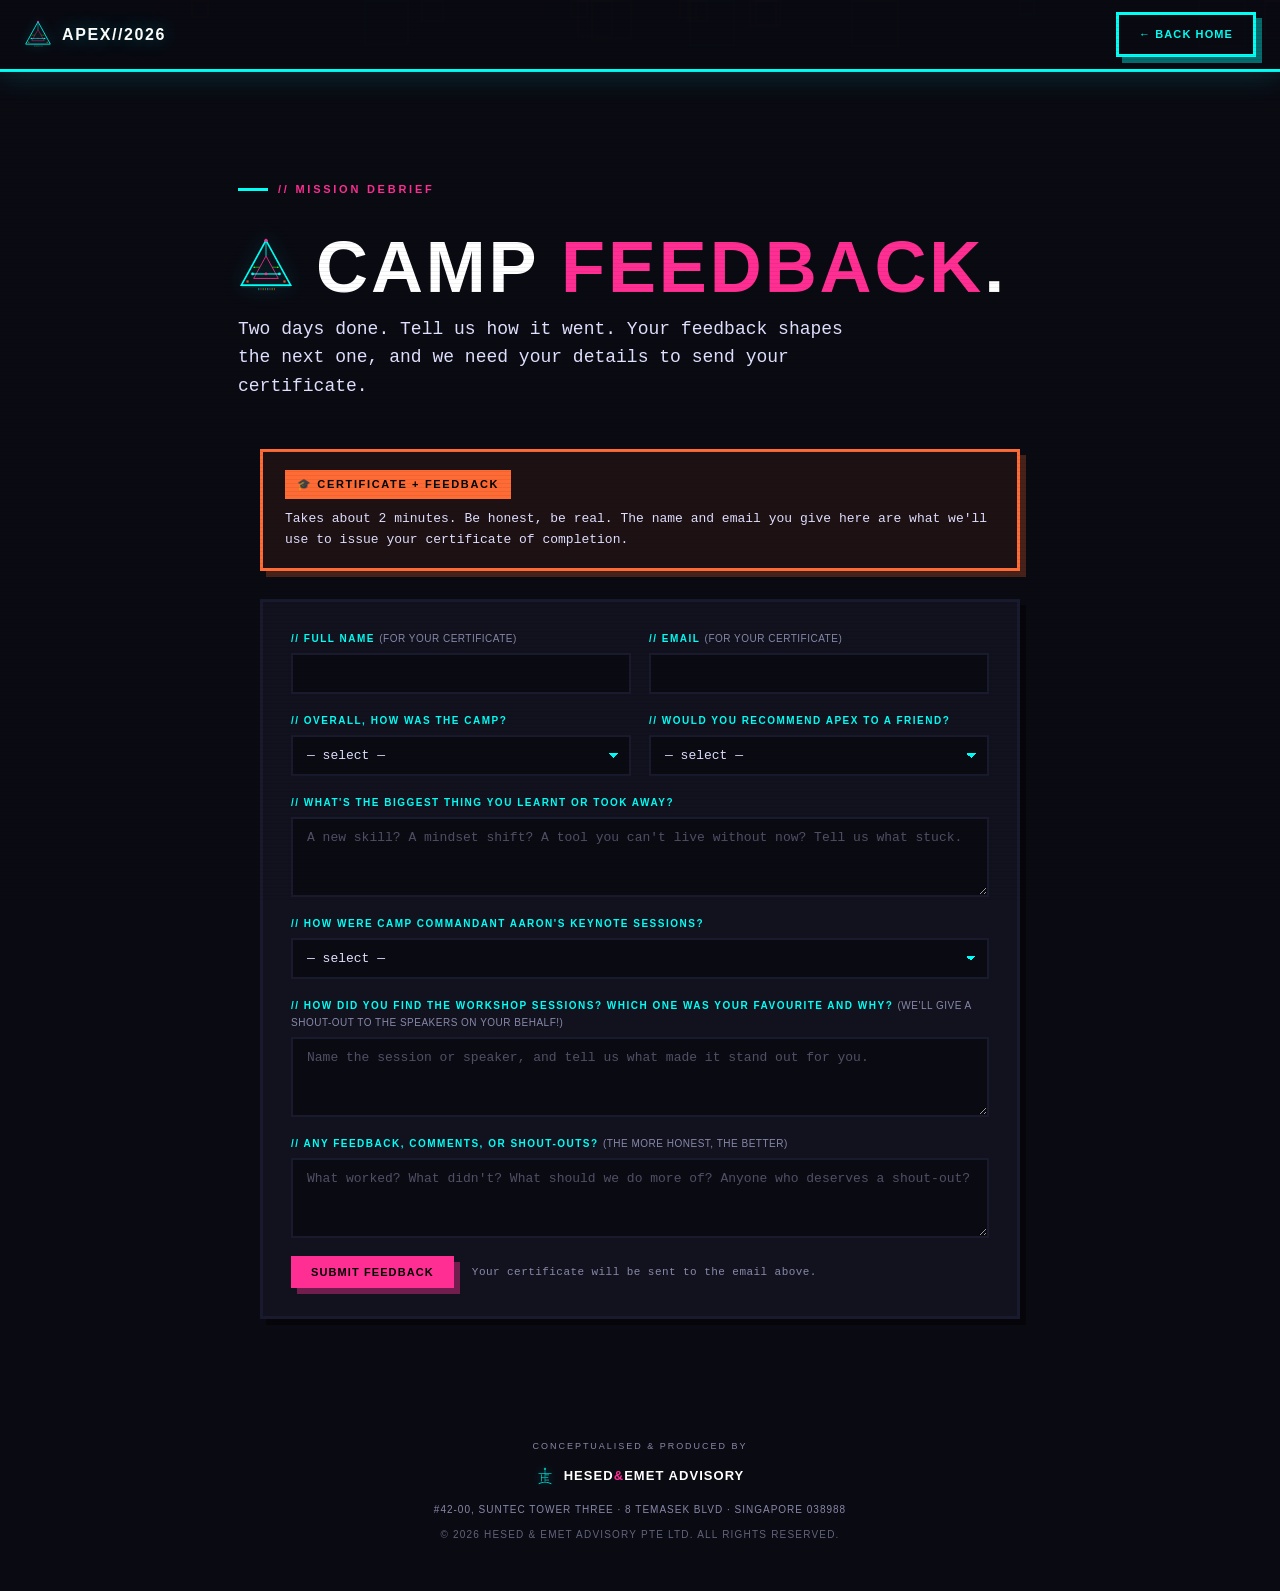
<file: survey/index.html>
<!DOCTYPE html>
<html lang="en">
<head>
<meta charset="UTF-8"/>
<meta name="viewport" content="width=device-width,initial-scale=1.0"/>
<title>Camp Feedback | APEX AI Bootcamp 2026</title>
<meta name="description" content="Share your feedback about APEX AI Bootcamp 2026."/>
<meta name="robots" content="noindex, nofollow"/>
<link rel="icon" type="image/svg+xml" href="../apex-logo.svg"/>
<link rel="stylesheet" href="../styles.css?v=6"/>
</head>
<body>

<div class="bg-blocks"></div>

<nav class="hud-nav">
  <div class="logo">
    <a href="../index.html" class="event-link" aria-label="Back to APEX home"><img src="../apex-logo.svg" alt="" class="apex-nav-logo"/>APEX//2026</a>
  </div>
  <a href="../index.html" class="hud-btn outline">← Back Home</a>
</nav>

<main class="waitlist-page">
  <div class="wrap">
    <div class="zone-label reveal" style="color:var(--pk)">// Mission Debrief</div>
    <div class="wl-title-row reveal">
      <img src="../apex-logo.svg" alt="APEX 2026 Logo" class="wl-logo"/>
      <h1 class="wl-title">Camp <em style="color:var(--pk);font-style:normal;">Feedback</em>.</h1>
    </div>
    <p class="wl-sub reveal">Two days done. Tell us how it went. Your feedback shapes the next one, and we need your details to send your certificate.</p>

    <div class="waitlist-wrap reveal">
      <div class="limited-banner">
        <span class="alert-badge">🎓 CERTIFICATE + FEEDBACK</span>
        <p>Takes about 2 minutes. Be honest, be real. The name and email you give here are what we'll use to issue your certificate of completion.</p>
      </div>

      <form class="waitlist-form" id="waitlistForm" action="https://formspree.io/f/xojzprvq" method="POST" novalidate>
        <input type="hidden" name="_subject" value="Camp Feedback — APEX 2026" />
        <input type="hidden" name="form_type" value="camp_feedback" />
        <div class="form-row">
          <label>
            <span class="flbl">// Full Name <span class="opt">(for your certificate)</span></span>
            <input type="text" name="name" required autocomplete="name" />
          </label>
          <label>
            <span class="flbl">// Email <span class="opt">(for your certificate)</span></span>
            <input type="email" name="email" required autocomplete="email" />
          </label>
        </div>
        <div class="form-row">
          <label>
            <span class="flbl">// Overall, how was the camp?</span>
            <select name="overall_rating" required>
              <option value="">— select —</option>
              <option>🔥🔥🔥 Best two days ever</option>
              <option>🔥 Really enjoyed it</option>
              <option>👍 Pretty good</option>
              <option>😐 It was okay</option>
              <option>👎 Could be better</option>
            </select>
          </label>
          <label>
            <span class="flbl">// Would you recommend APEX to a friend?</span>
            <select name="recommend" required>
              <option value="">— select —</option>
              <option>100% — already telling everyone</option>
              <option>Yes, definitely</option>
              <option>Probably</option>
              <option>Maybe</option>
              <option>Not really</option>
            </select>
          </label>
        </div>
        <label class="full">
          <span class="flbl">// What's the biggest thing you learnt or took away?</span>
          <textarea name="takeaway" rows="3" required placeholder="A new skill? A mindset shift? A tool you can't live without now? Tell us what stuck."></textarea>
        </label>
        <label class="full">
          <span class="flbl">// How were Camp Commandant Aaron's keynote sessions?</span>
          <select name="keynote_rating" required style="width:100%;">
            <option value="">— select —</option>
            <option>🧠 Mind blown, genuinely changed how I think</option>
            <option>🔥 Loved it, super insightful</option>
            <option>👍 Good and useful</option>
            <option>😐 It was alright</option>
            <option>🤔 Didn't quite land for me</option>
          </select>
        </label>
        <label class="full">
          <span class="flbl">// How did you find the workshop sessions? Which one was your favourite and why? <span class="opt">(we'll give a shout-out to the speakers on your behalf!)</span></span>
          <textarea name="favourite_session" rows="3" placeholder="Name the session or speaker, and tell us what made it stand out for you."></textarea>
        </label>
        <label class="full">
          <span class="flbl">// Any feedback, comments, or shout-outs? <span class="opt">(the more honest, the better)</span></span>
          <textarea name="feedback" rows="3" placeholder="What worked? What didn't? What should we do more of? Anyone who deserves a shout-out?"></textarea>
        </label>
        <div class="form-submit">
          <button type="submit" class="hud-btn pink" id="waitlistSubmit">Submit Feedback</button>
          <p class="form-note">Your certificate will be sent to the email above.</p>
        </div>
        <div class="form-msg" id="formMsg" role="status" aria-live="polite"></div>
      </form>
      <div class="waitlist-done" id="waitlistDone" role="status" aria-live="polite">
        <h3>▸ Feedback received. Thank you.</h3>
        <p>You're a legend. Your certificate of completion will be sent to your email. Now go build something with everything you learnt.</p>
        <div style="margin-top:20px;"><a href="../index.html" class="hud-btn outline">← Back to APEX Home</a></div>
      </div>
    </div>
  </div>
</main>

<footer>
  <div class="ln footer-produced">
    <span class="footer-prod-lbl">Conceptualised &amp; Produced by</span>
    <a href="https://www.hesedemet.asia" target="_blank" rel="noopener" class="footer-he">
      <svg class="footer-he-logo" viewBox="0 0 200 220" xmlns="http://www.w3.org/2000/svg" fill="currentColor" aria-hidden="true">
        <path fill-rule="evenodd" d="M100,8 A14,14 0 0,1 100,36 A14,14 0 0,1 100,8 Z M100,15 A7,7 0 0,0 100,29 A7,7 0 0,0 100,15 Z"/>
        <rect x="97" y="29" width="6" height="163"/><rect x="20" y="76" width="160" height="7"/>
        <rect x="54" y="89" width="7" height="88"/><rect x="54" y="128" width="43" height="7"/>
        <rect x="103" y="93" width="46" height="7"/><rect x="103" y="122" width="37" height="7"/><rect x="103" y="156" width="46" height="7"/>
        <path d="M97,186 C80,186 50,183 26,200 L18,212 L34,205 C56,196 82,192 97,192 Z"/>
        <path d="M103,186 C120,186 150,183 174,200 L182,212 L166,205 C144,196 118,192 103,192 Z"/>
      </svg>
      <span class="footer-he-name">Hesed<span style="color:var(--pk)">&amp;</span>Emet Advisory</span>
    </a>
  </div>
  <div class="ln footer-addr">#42-00, Suntec Tower Three · 8 Temasek Blvd · Singapore 038988</div>
  <div class="ln footer-copy">&copy; 2026 Hesed &amp; Emet Advisory Pte Ltd. All rights reserved.</div>
</footer>

<script src="../script.js?v=5"></script>
</body>
</html>
</file>
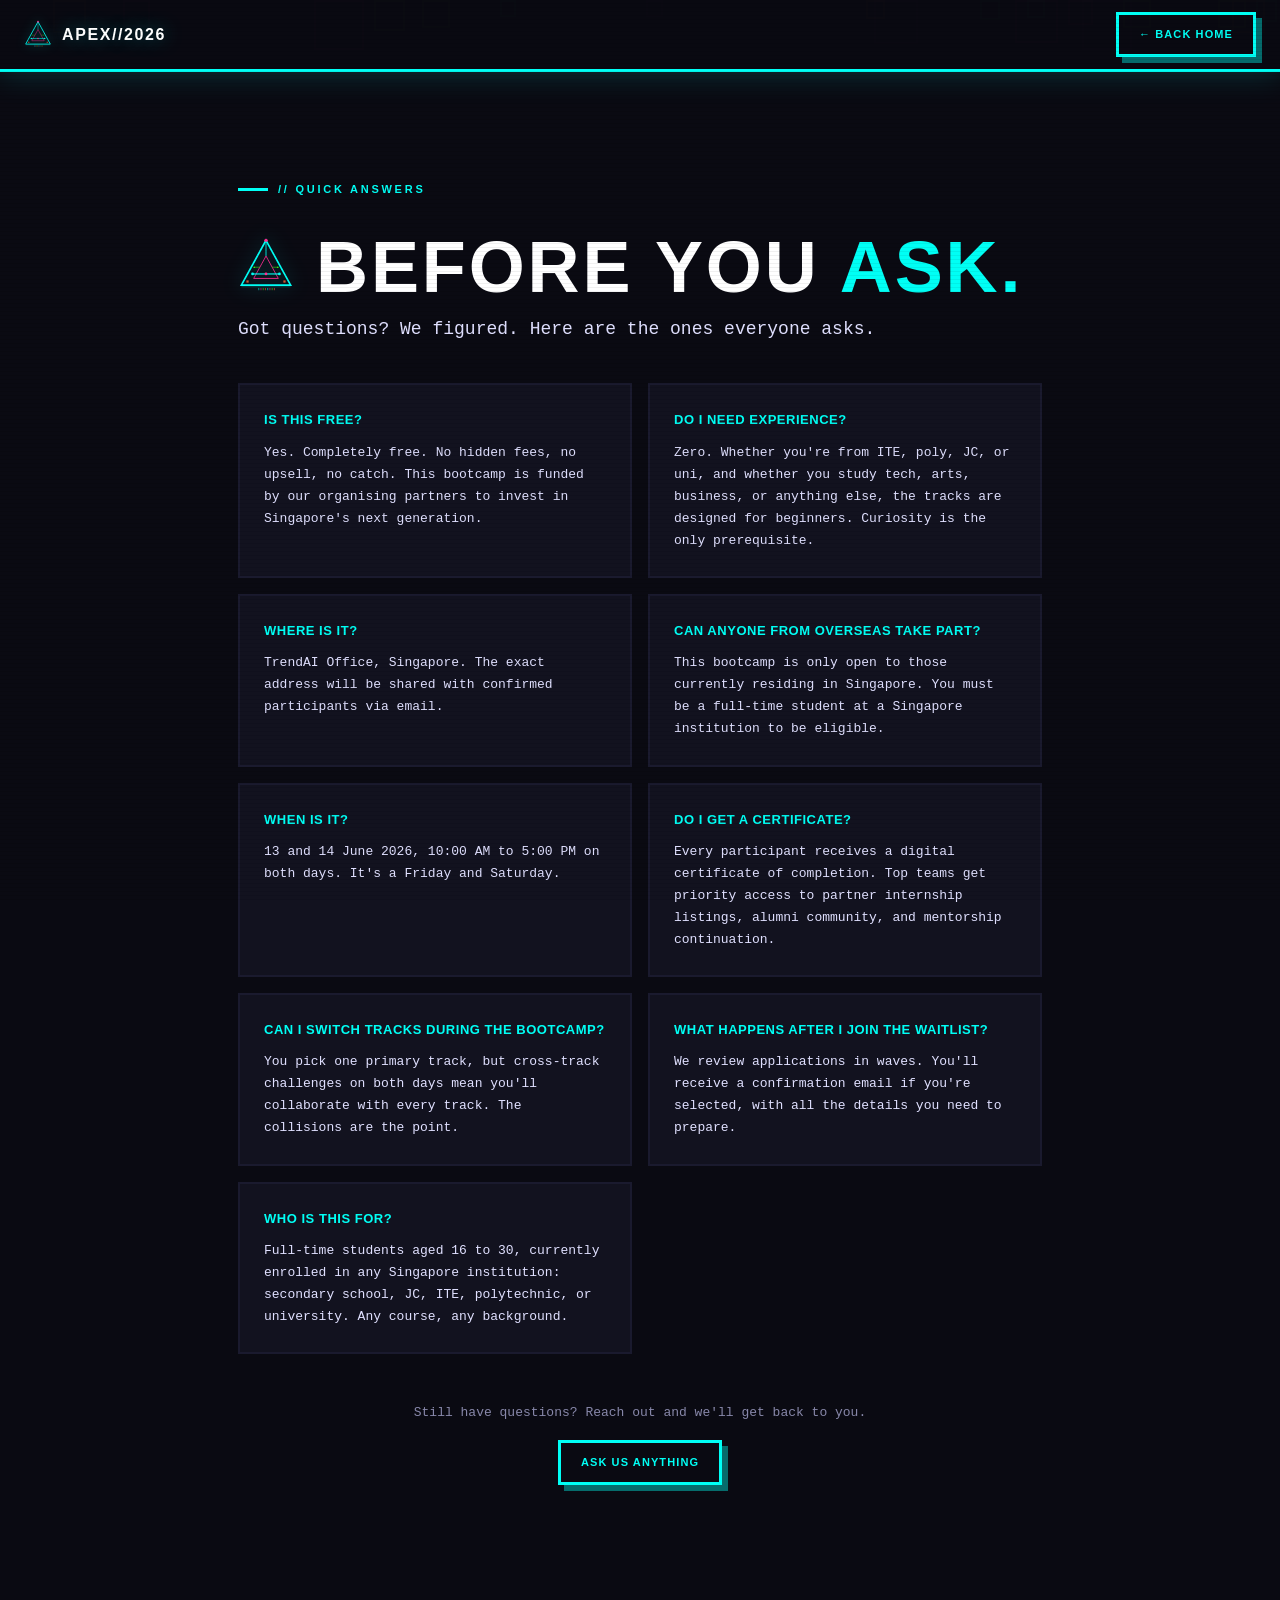
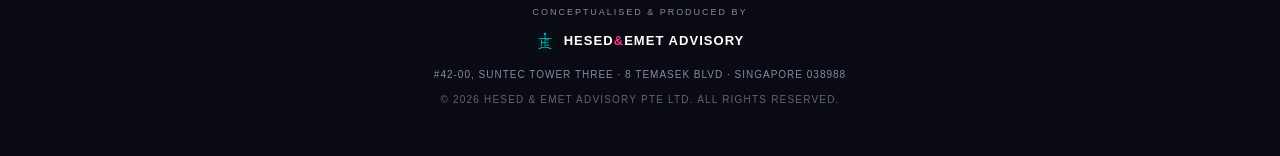
<file: faq.html>
<!DOCTYPE html>
<html lang="en">
<head>
<meta charset="UTF-8"/>
<meta name="viewport" content="width=device-width,initial-scale=1.0"/>
<title>FAQ | APEX AI Bootcamp 2026</title>
<meta name="description" content="Frequently asked questions about APEX AI Bootcamp 2026. Cost, experience needed, venue, certificates, tracks, and more."/>
<meta property="og:type" content="website"/>
<meta property="og:title" content="FAQ | APEX AI Bootcamp 2026"/>
<meta property="og:description" content="Everything you need to know about APEX AI Bootcamp 2026. Free entry, no experience needed, venue TBC."/>
<meta name="twitter:card" content="summary"/>
<meta name="twitter:title" content="FAQ | APEX AI Bootcamp 2026"/>
<meta name="twitter:description" content="Frequently asked questions about APEX AI Bootcamp 2026."/>
<meta name="robots" content="index, follow"/>
<link rel="canonical" href="https://apex.github.io/faq.html"/>
<link rel="icon" type="image/svg+xml" href="apex-logo.svg"/>
<link rel="stylesheet" href="styles.css?v=6"/>
</head>
<body>
<div class="bg-blocks"></div>

<nav class="hud-nav">
  <div class="logo">
    <a href="index.html" class="event-link" aria-label="Back to APEX home"><img src="apex-logo.svg" alt="" class="apex-nav-logo"/>APEX//2026</a>
  </div>
  <a href="index.html" class="hud-btn outline">← Back Home</a>
</nav>

<main class="waitlist-page">
  <div class="wrap">
    <div class="zone-label reveal">// Quick Answers</div>
    <div class="wl-title-row reveal">
      <img src="apex-logo.svg" alt="" class="wl-logo"/>
      <h1 class="wl-title">Before You <em style="color:var(--cy);font-style:normal;">Ask.</em></h1>
    </div>
    <p class="wl-sub reveal">Got questions? We figured. Here are the ones everyone asks.</p>

    <div class="faq-grid" style="margin-top:40px;">
      <div class="faq-card reveal">
        <h4>Is this free?</h4>
        <p>Yes. Completely free. No hidden fees, no upsell, no catch. This bootcamp is funded by our organising partners to invest in Singapore's next generation.</p>
      </div>
      <div class="faq-card reveal">
        <h4>Do I need experience?</h4>
        <p>Zero. Whether you're from ITE, poly, JC, or uni, and whether you study tech, arts, business, or anything else, the tracks are designed for beginners. Curiosity is the only prerequisite.</p>
      </div>
      <div class="faq-card reveal">
        <h4>Where is it?</h4>
        <p>TrendAI Office, Singapore. The exact address will be shared with confirmed participants via email.</p>
      </div>
      <div class="faq-card reveal">
        <h4>Can anyone from overseas take part?</h4>
        <p>This bootcamp is only open to those currently residing in Singapore. You must be a full-time student at a Singapore institution to be eligible.</p>
      </div>
      <div class="faq-card reveal">
        <h4>When is it?</h4>
        <p>13 and 14 June 2026, 10:00 AM to 5:00 PM on both days. It's a Friday and Saturday.</p>
      </div>
      <div class="faq-card reveal">
        <h4>Do I get a certificate?</h4>
        <p>Every participant receives a digital certificate of completion. Top teams get priority access to partner internship listings, alumni community, and mentorship continuation.</p>
      </div>
      <div class="faq-card reveal">
        <h4>Can I switch tracks during the bootcamp?</h4>
        <p>You pick one primary track, but cross-track challenges on both days mean you'll collaborate with every track. The collisions are the point.</p>
      </div>
      <div class="faq-card reveal">
        <h4>What happens after I join the waitlist?</h4>
        <p>We review applications in waves. You'll receive a confirmation email if you're selected, with all the details you need to prepare.</p>
      </div>
      <div class="faq-card reveal">
        <h4>Who is this for?</h4>
        <p>Full-time students aged 16 to 30, currently enrolled in any Singapore institution: secondary school, JC, ITE, polytechnic, or university. Any course, any background.</p>
      </div>
    </div>

    <div class="reveal" style="text-align:center;margin-top:48px;">
      <p style="color:var(--tx2);font-size:13px;margin-bottom:16px;">Still have questions? Reach out and we'll get back to you.</p>
      <a href="mailto:apex@hesedemet.asia?subject=Question%20about%20APEX%202026" class="hud-btn outline">Ask Us Anything</a>
    </div>
  </div>
</main>

<footer>
  <div class="ln footer-produced">
    <span class="footer-prod-lbl">Conceptualised &amp; Produced by</span>
    <a href="https://www.hesedemet.asia" target="_blank" rel="noopener" class="footer-he">
      <svg class="footer-he-logo" viewBox="0 0 200 220" xmlns="http://www.w3.org/2000/svg" fill="currentColor" aria-hidden="true">
        <path fill-rule="evenodd" d="M100,8 A14,14 0 0,1 100,36 A14,14 0 0,1 100,8 Z M100,15 A7,7 0 0,0 100,29 A7,7 0 0,0 100,15 Z"/>
        <rect x="97" y="29" width="6" height="163"/><rect x="20" y="76" width="160" height="7"/>
        <rect x="54" y="89" width="7" height="88"/><rect x="54" y="128" width="43" height="7"/>
        <rect x="103" y="93" width="46" height="7"/><rect x="103" y="122" width="37" height="7"/><rect x="103" y="156" width="46" height="7"/>
        <path d="M97,186 C80,186 50,183 26,200 L18,212 L34,205 C56,196 82,192 97,192 Z"/>
        <path d="M103,186 C120,186 150,183 174,200 L182,212 L166,205 C144,196 118,192 103,192 Z"/>
      </svg>
      <span class="footer-he-name">Hesed<span style="color:var(--pk)">&amp;</span>Emet Advisory</span>
    </a>
  </div>
  <div class="ln footer-addr">#42-00, Suntec Tower Three · 8 Temasek Blvd · Singapore 038988</div>
  <div class="ln footer-copy">&copy; 2026 Hesed &amp; Emet Advisory Pte Ltd. All rights reserved.</div>
</footer>

<script src="script.js?v=5"></script>
</body>
</html>
</file>
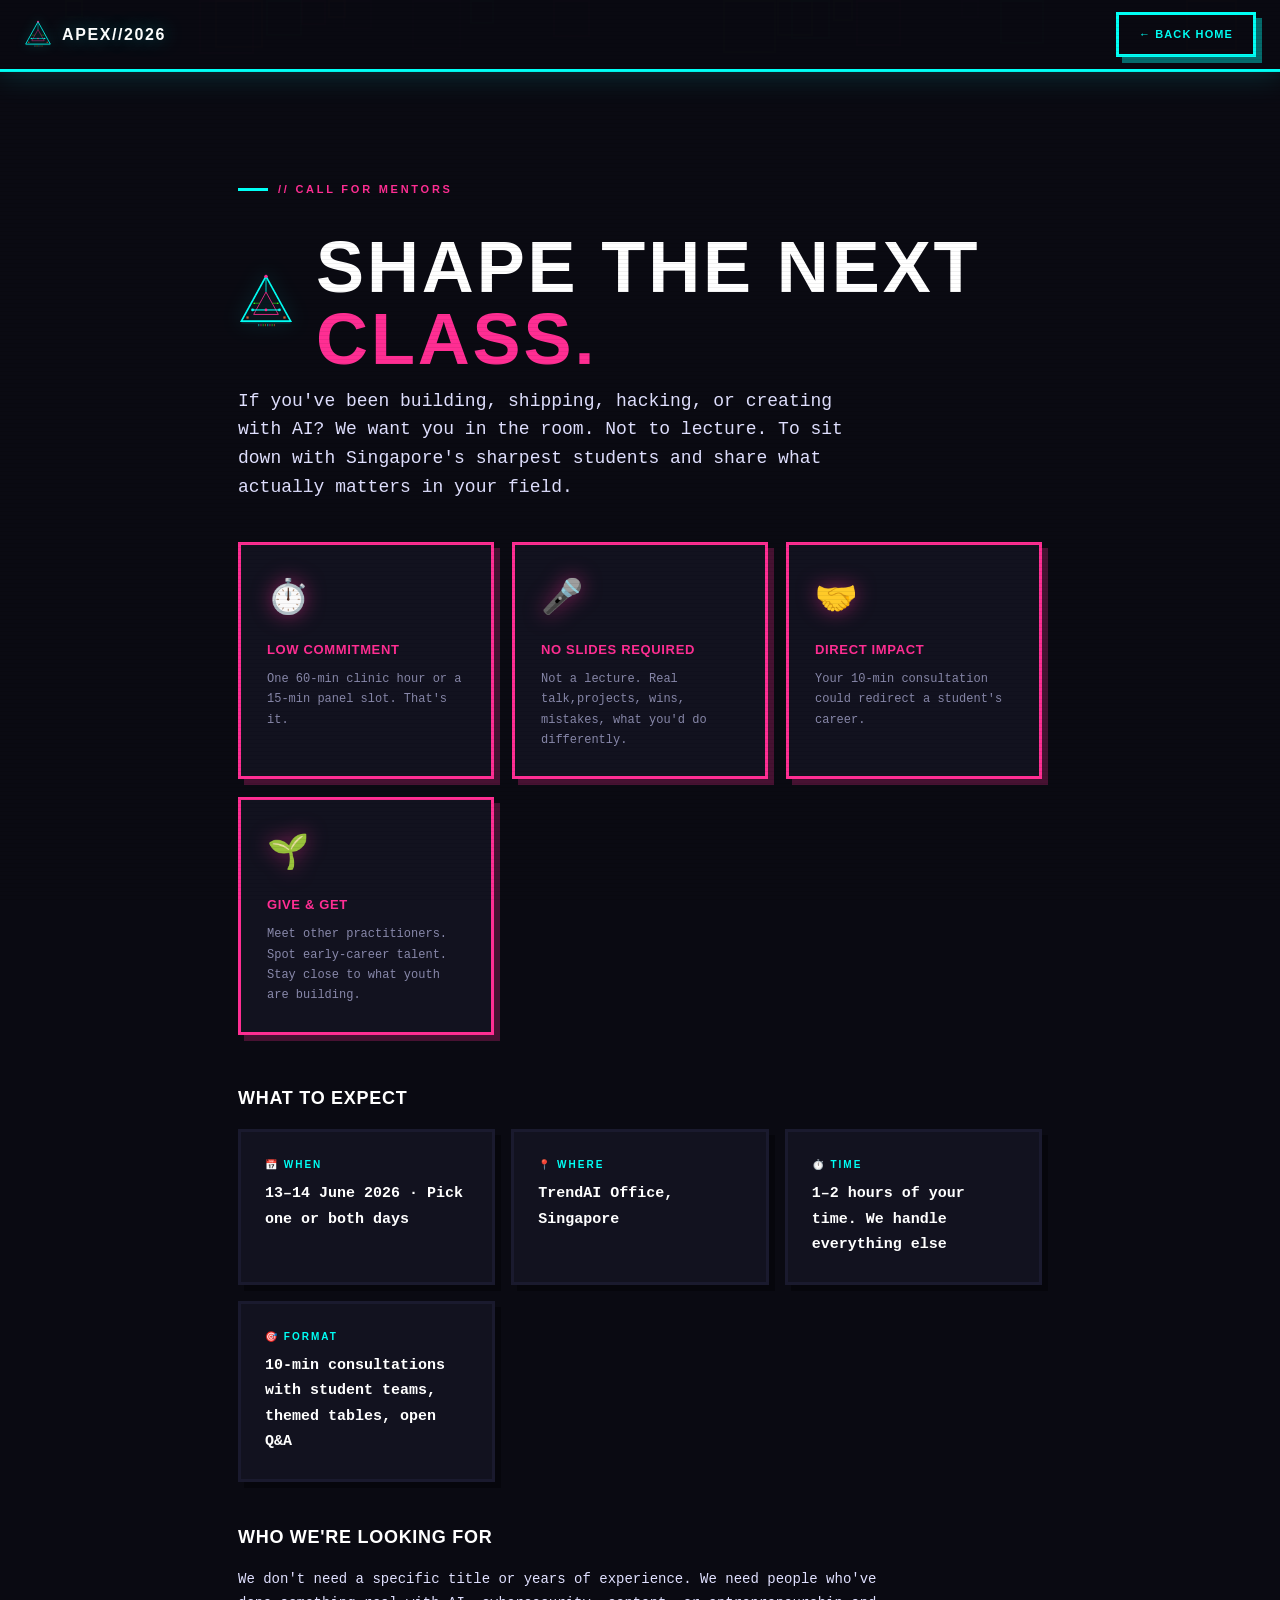
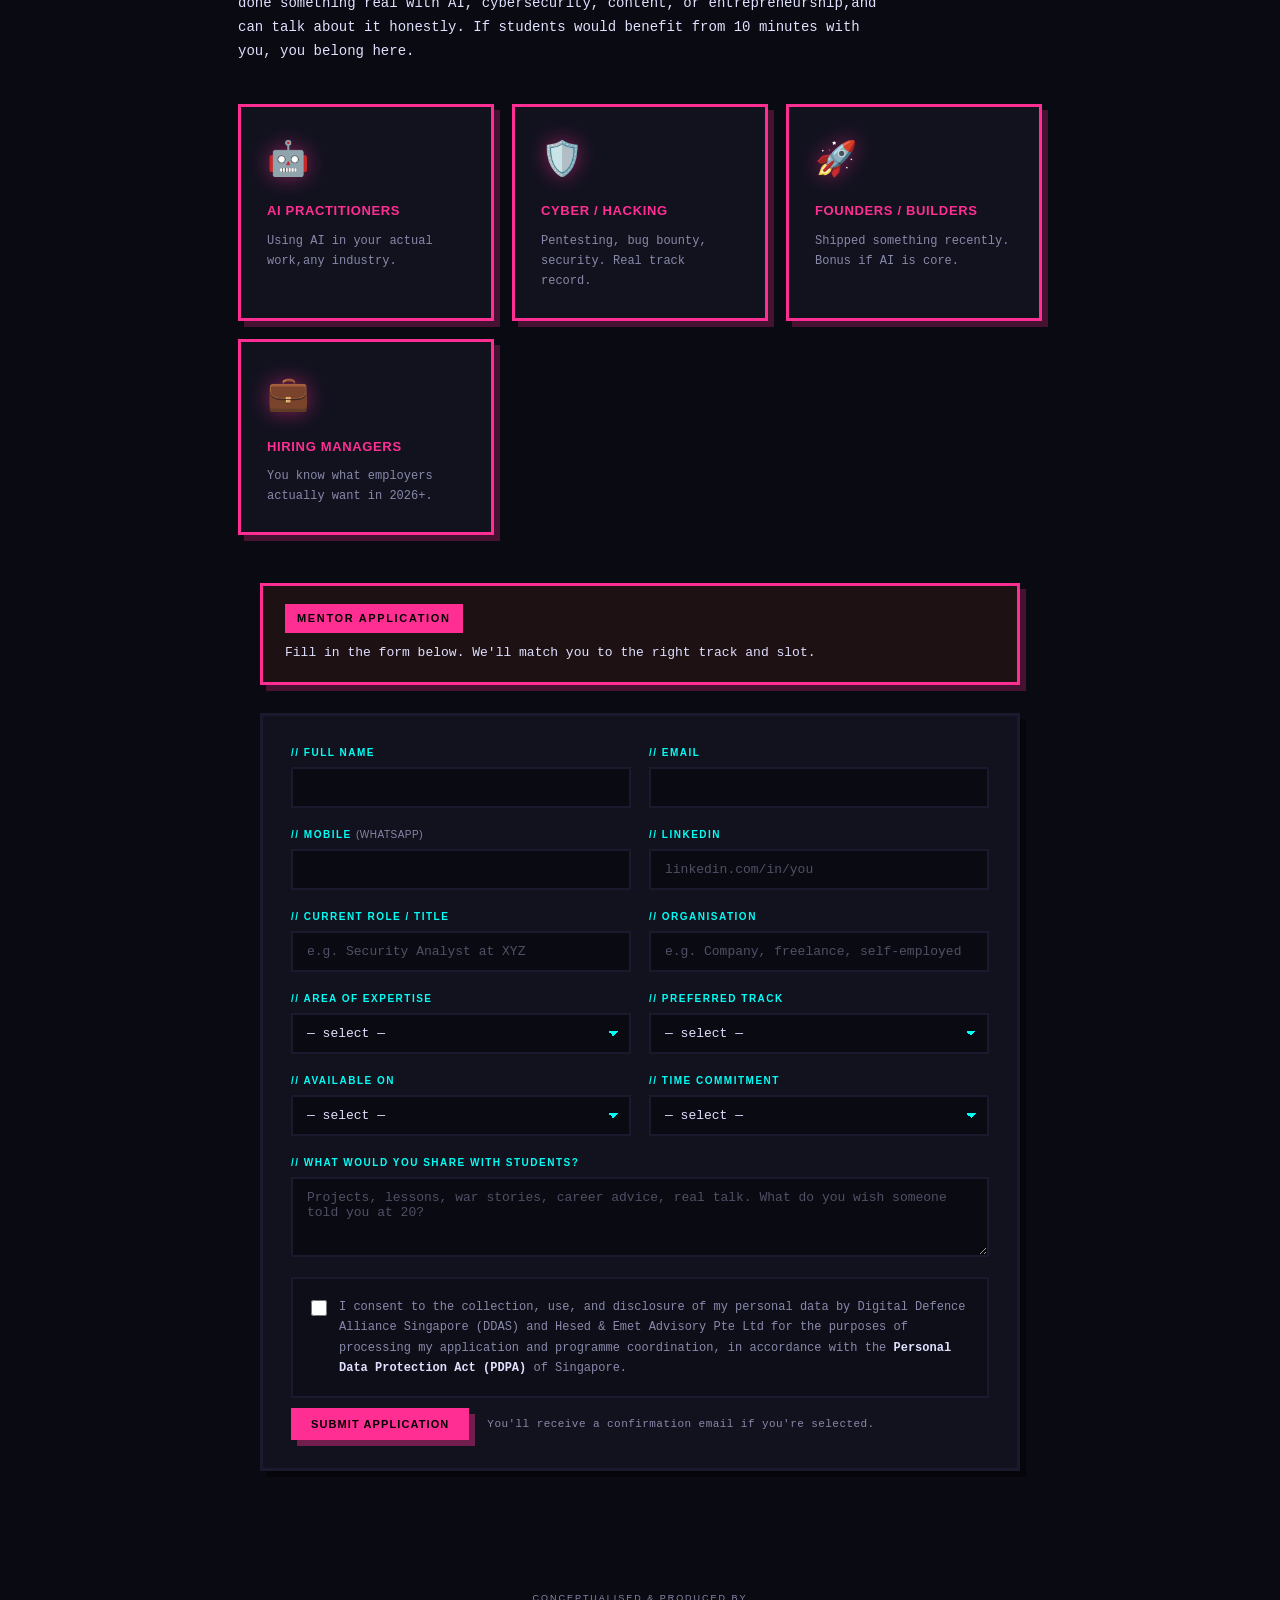
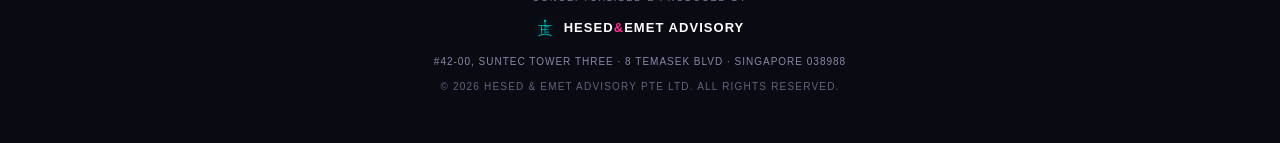
<file: mentors.html>
<!DOCTYPE html>
<html lang="en">
<head>
<meta charset="UTF-8"/>
<meta name="viewport" content="width=device-width,initial-scale=1.0"/>
<title>Become a Mentor | APEX AI Bootcamp 2026</title>
<meta name="description" content="Mentor at APEX AI Bootcamp 2026. Share your expertise with Singapore's sharpest students. Low commitment, high impact. Apply now."/>
<meta property="og:type" content="website"/>
<meta property="og:title" content="Become a Mentor | APEX AI Bootcamp 2026"/>
<meta property="og:description" content="Shape the next class. Mentor at Singapore's free 2-day AI bootcamp for students. Low commitment, real impact."/>
<meta name="twitter:card" content="summary"/>
<meta name="twitter:title" content="Become a Mentor | APEX AI Bootcamp 2026"/>
<meta name="twitter:description" content="Mentor at Singapore's free 2-day AI bootcamp. Share what you know. Shape the next class."/>
<meta name="robots" content="index, follow"/>
<link rel="canonical" href="https://apex.github.io/mentors.html"/>
<link rel="icon" type="image/svg+xml" href="apex-logo.svg"/>
<link rel="stylesheet" href="styles.css?v=6"/>
</head>
<body>
<div class="bg-blocks"></div>

<nav class="hud-nav">
  <div class="logo">
    <a href="index.html" class="event-link" aria-label="Back to APEX home"><img src="apex-logo.svg" alt="" class="apex-nav-logo"/>APEX//2026</a>
  </div>
  <a href="index.html" class="hud-btn outline">← Back Home</a>
</nav>

<main class="waitlist-page">
  <div class="wrap">
    <div class="zone-label reveal" style="color:var(--pk)">// Call For Mentors</div>
    <div class="wl-title-row reveal">
      <img src="apex-logo.svg" alt="" class="wl-logo"/>
      <h1 class="wl-title">Shape The Next <em style="color:var(--pk);font-style:normal;">Class.</em></h1>
    </div>
    <p class="wl-sub reveal">If you've been building, shipping, hacking, or creating with AI? We want you in the room. Not to lecture. To sit down with Singapore's sharpest students and share what actually matters in your field.</p>

    <div class="recruit-grid" style="margin-top:40px;">
      <div class="recruit-card reveal"><span class="ic">⏱️</span><h4>Low Commitment</h4><p>One 60-min clinic hour or a 15-min panel slot. That's it.</p></div>
      <div class="recruit-card reveal"><span class="ic">🎤</span><h4>No Slides Required</h4><p>Not a lecture. Real talk,projects, wins, mistakes, what you'd do differently.</p></div>
      <div class="recruit-card reveal"><span class="ic">🤝</span><h4>Direct Impact</h4><p>Your 10-min consultation could redirect a student's career.</p></div>
      <div class="recruit-card reveal"><span class="ic">🌱</span><h4>Give &amp; Get</h4><p>Meet other practitioners. Spot early-career talent. Stay close to what youth are building.</p></div>
    </div>

    <div class="mentor-details reveal" style="margin-top:48px;">
      <h3 style="color:#fff;font-size:18px;margin-bottom:16px;">What to Expect</h3>
      <div class="info-blocks" style="margin-top:0;">
        <div class="ib"><div class="k">📅 When</div><div class="val">13–14 June 2026 · Pick one or both days</div></div>
        <div class="ib"><div class="k">📍 Where</div><div class="val">TrendAI Office, Singapore</div></div>
        <div class="ib"><div class="k">⏱️ Time</div><div class="val">1–2 hours of your time. We handle everything else</div></div>
        <div class="ib"><div class="k">🎯 Format</div><div class="val">10-min consultations with student teams, themed tables, open Q&amp;A</div></div>
      </div>
    </div>

    <div class="mentor-details reveal" style="margin-top:40px;">
      <h3 style="color:#fff;font-size:18px;margin-bottom:16px;">Who We're Looking For</h3>
      <p style="max-width:640px;color:var(--tx);font-size:14px;line-height:1.7;margin-bottom:20px;">We don't need a specific title or years of experience. We need people who've done something real with AI, cybersecurity, content, or entrepreneurship,and can talk about it honestly. If students would benefit from 10 minutes with you, you belong here.</p>
      <div class="recruit-grid">
        <div class="recruit-card reveal"><span class="ic">🤖</span><h4>AI Practitioners</h4><p>Using AI in your actual work,any industry.</p></div>
        <div class="recruit-card reveal"><span class="ic">🛡️</span><h4>Cyber / Hacking</h4><p>Pentesting, bug bounty, security. Real track record.</p></div>
        <div class="recruit-card reveal"><span class="ic">🚀</span><h4>Founders / Builders</h4><p>Shipped something recently. Bonus if AI is core.</p></div>
        <div class="recruit-card reveal"><span class="ic">💼</span><h4>Hiring Managers</h4><p>You know what employers actually want in 2026+.</p></div>
      </div>
    </div>

    <div class="waitlist-wrap reveal" style="margin-top:48px;">
      <div class="limited-banner" style="border-color:var(--pk);box-shadow:var(--bs) rgba(255,46,147,.25);">
        <span class="alert-badge" style="background:var(--pk);">MENTOR APPLICATION</span>
        <p>Fill in the form below. We'll match you to the right track and slot.</p>
      </div>

      <form class="waitlist-form" id="waitlistForm" action="https://formspree.io/f/mlgzbnkr" method="POST" novalidate>
        <input type="hidden" name="_subject" value="Mentor Application — APEX 2026" />
        <input type="hidden" name="form_type" value="mentor_application" />
        <div class="form-row">
          <label>
            <span class="flbl">// Full Name</span>
            <input type="text" name="name" required autocomplete="name" />
          </label>
          <label>
            <span class="flbl">// Email</span>
            <input type="email" name="email" required autocomplete="email" />
          </label>
        </div>
        <div class="form-row">
          <label>
            <span class="flbl">// Mobile <span class="opt">(WhatsApp)</span></span>
            <input type="tel" name="mobile" required autocomplete="tel" />
          </label>
          <label>
            <span class="flbl">// LinkedIn</span>
            <input type="text" name="linkedin" placeholder="linkedin.com/in/you" />
          </label>
        </div>
        <div class="form-row">
          <label>
            <span class="flbl">// Current Role / Title</span>
            <input type="text" name="role" required placeholder="e.g. Security Analyst at XYZ" />
          </label>
          <label>
            <span class="flbl">// Organisation</span>
            <input type="text" name="organisation" required placeholder="e.g. Company, freelance, self-employed" />
          </label>
        </div>
        <div class="form-row">
          <label>
            <span class="flbl">// Area of Expertise</span>
            <select name="expertise" required>
              <option value="">— select —</option>
              <option>AI / Machine Learning</option>
              <option>Cybersecurity / Ethical Hacking</option>
              <option>Entrepreneurship / Startups</option>
              <option>Product / Engineering</option>
              <option>Content / Marketing / Branding</option>
              <option>HR / Talent / Hiring</option>
              <option>Design / Creative</option>
              <option>Data / Analytics</option>
              <option>Other</option>
            </select>
          </label>
          <label>
            <span class="flbl">// Preferred Track</span>
            <select name="track" required>
              <option value="">— select —</option>
              <option>Track 01: Build With AI</option>
              <option>Track 02: Cybersecurity &amp; Bug Bounty</option>
              <option>Track 03: AI Entrepreneurship</option>
              <option>Happy with any track</option>
            </select>
          </label>
        </div>
        <div class="form-row">
          <label>
            <span class="flbl">// Available On</span>
            <select name="availability" required>
              <option value="">— select —</option>
              <option>Day 1 only (Fri 13 Jun)</option>
              <option>Day 2 only (Sat 14 Jun)</option>
              <option>Both days</option>
              <option>Flexible</option>
            </select>
          </label>
          <label>
            <span class="flbl">// Time Commitment</span>
            <select name="commitment" required>
              <option value="">— select —</option>
              <option>1 clinic hour (60 min)</option>
              <option>Panel slot (15 min)</option>
              <option>Both clinic + panel</option>
              <option>Open to whatever you need</option>
            </select>
          </label>
        </div>
        <label class="full">
          <span class="flbl">// What would you share with students?</span>
          <textarea name="what_to_share" rows="3" required placeholder="Projects, lessons, war stories, career advice, real talk. What do you wish someone told you at 20?"></textarea>
        </label>
        <div class="pdpa-consent">
          <label class="checkbox-label">
            <input type="checkbox" name="pdpa_consent" required />
            <span class="check-text">I consent to the collection, use, and disclosure of my personal data by Digital Defence Alliance Singapore (DDAS) and Hesed &amp; Emet Advisory Pte Ltd for the purposes of processing my application and programme coordination, in accordance with the <strong>Personal Data Protection Act (PDPA)</strong> of Singapore.</span>
          </label>
        </div>
        <div class="form-submit">
          <button type="submit" class="hud-btn pink" id="waitlistSubmit">Submit Application</button>
          <p class="form-note">You'll receive a confirmation email if you're selected.</p>
        </div>
        <div class="form-msg" id="formMsg" role="status" aria-live="polite"></div>
      </form>
      <div class="waitlist-done" id="waitlistDone" role="status" aria-live="polite">
        <h3>▸ Application received.</h3>
        <p>Thanks for stepping up. We'll review your application and reach out if there's a match. In the meantime, spread the word to other practitioners who might want in.</p>
        <div style="margin-top:20px;"><a href="index.html" class="hud-btn outline">← Back to APEX Home</a></div>
      </div>
    </div>
  </div>
</main>

<footer>
  <div class="ln footer-produced">
    <span class="footer-prod-lbl">Conceptualised &amp; Produced by</span>
    <a href="https://www.hesedemet.asia" target="_blank" rel="noopener" class="footer-he">
      <svg class="footer-he-logo" viewBox="0 0 200 220" xmlns="http://www.w3.org/2000/svg" fill="currentColor" aria-hidden="true">
        <path fill-rule="evenodd" d="M100,8 A14,14 0 0,1 100,36 A14,14 0 0,1 100,8 Z M100,15 A7,7 0 0,0 100,29 A7,7 0 0,0 100,15 Z"/>
        <rect x="97" y="29" width="6" height="163"/><rect x="20" y="76" width="160" height="7"/>
        <rect x="54" y="89" width="7" height="88"/><rect x="54" y="128" width="43" height="7"/>
        <rect x="103" y="93" width="46" height="7"/><rect x="103" y="122" width="37" height="7"/><rect x="103" y="156" width="46" height="7"/>
        <path d="M97,186 C80,186 50,183 26,200 L18,212 L34,205 C56,196 82,192 97,192 Z"/>
        <path d="M103,186 C120,186 150,183 174,200 L182,212 L166,205 C144,196 118,192 103,192 Z"/>
      </svg>
      <span class="footer-he-name">Hesed<span style="color:var(--pk)">&amp;</span>Emet Advisory</span>
    </a>
  </div>
  <div class="ln footer-addr">#42-00, Suntec Tower Three · 8 Temasek Blvd · Singapore 038988</div>
  <div class="ln footer-copy">&copy; 2026 Hesed &amp; Emet Advisory Pte Ltd. All rights reserved.</div>
</footer>

<script src="script.js?v=5"></script>
</body>
</html>
</file>
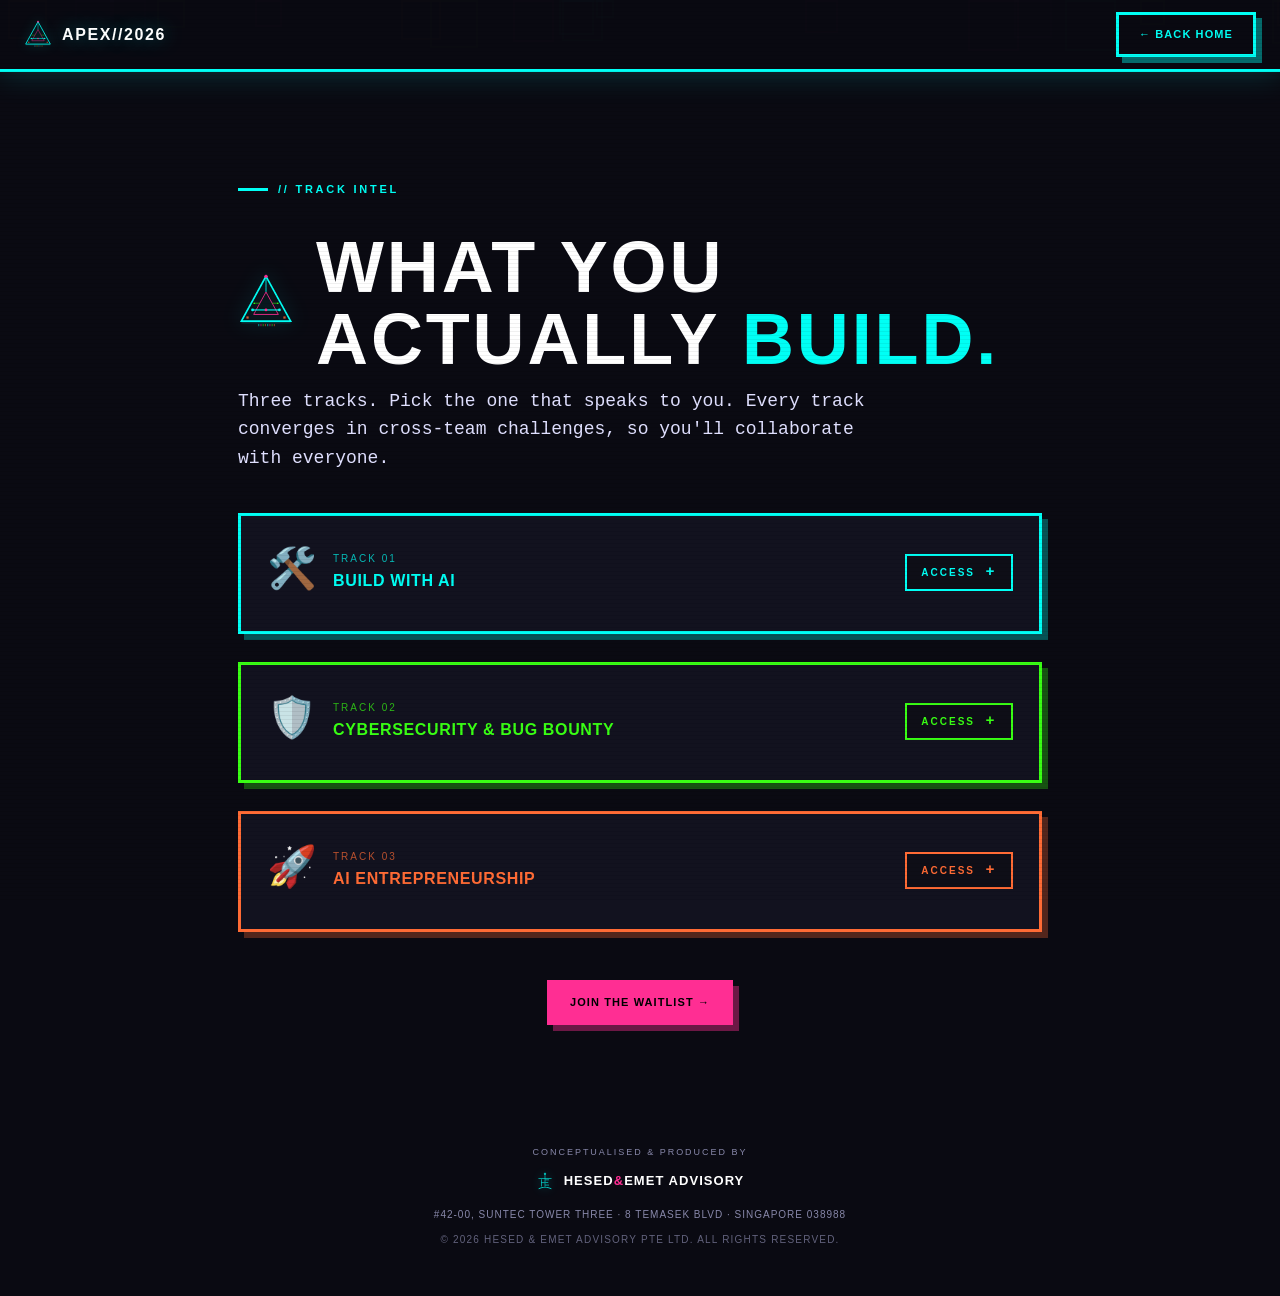
<file: tracks.html>
<!DOCTYPE html>
<html lang="en">
<head>
<meta charset="UTF-8"/>
<meta name="viewport" content="width=device-width,initial-scale=1.0"/>
<title>Track Intel | APEX AI Bootcamp 2026</title>
<meta name="description" content="Explore the three tracks at APEX AI Bootcamp 2026: Build With AI, Cybersecurity and Bug Bounty, AI Entrepreneurship. What you'll learn and where it leads."/>
<meta property="og:type" content="website"/>
<meta property="og:title" content="Track Intel | APEX AI Bootcamp 2026"/>
<meta property="og:description" content="Three tracks. Real skills. What you'll actually build at APEX 2026."/>
<meta name="twitter:card" content="summary"/>
<meta name="twitter:title" content="Track Intel | APEX AI Bootcamp 2026"/>
<meta name="twitter:description" content="Explore the three tracks at APEX AI Bootcamp 2026."/>
<meta name="robots" content="index, follow"/>
<link rel="canonical" href="https://apex.github.io/tracks.html"/>
<link rel="icon" type="image/svg+xml" href="apex-logo.svg"/>
<link rel="stylesheet" href="styles.css?v=6"/>
</head>
<body>
<div class="bg-blocks"></div>

<nav class="hud-nav">
  <div class="logo">
    <a href="index.html" class="event-link" aria-label="Back to APEX home"><img src="apex-logo.svg" alt="" class="apex-nav-logo"/>APEX//2026</a>
  </div>
  <a href="index.html" class="hud-btn outline">← Back Home</a>
</nav>

<main class="waitlist-page">
  <div class="wrap">
    <div class="zone-label reveal">// Track Intel</div>
    <div class="wl-title-row reveal">
      <img src="apex-logo.svg" alt="" class="wl-logo"/>
      <h1 class="wl-title">What You Actually <em style="color:var(--cy);font-style:normal;">Build.</em></h1>
    </div>
    <p class="wl-sub reveal">Three tracks. Pick the one that speaks to you. Every track converges in cross-team challenges, so you'll collaborate with everyone.</p>

    <div class="deep-stack" style="margin-top:40px;">

      <div class="deep-block t1 reveal" data-expanded="false">
        <button class="db-head" aria-expanded="false" aria-controls="intel-t1" type="button">
          <span class="ico">🛠️</span>
          <div class="db-head-text"><div class="tnum">TRACK 01</div><h3>Build With AI</h3></div>
          <span class="db-toggle"><span class="tog-state"></span><span class="tog-icn">+</span></span>
        </button>
        <div class="db-body-wrap" id="intel-t1"><div class="db-body">
          <p class="story">What if you could create a week's worth of content in an afternoon? Automate the boring parts of school or work before lunch? Turn a rough idea into a polished presentation, a video, or a working prototype, all without needing a team or a budget? That's not a hypothetical. That's what people who know how to <em>build with AI</em> are doing right now.</p>
          <p class="story">This track is about getting your hands dirty. You'll use AI to write, design, edit, produce, and ship things that used to take entire teams. Content that looks studio-grade. Workflows that save hours. Productivity hacks that make you the most useful person on any project. Whether you're in the arts, business, tech, or anything else, this track gives you the AI toolkit to make your work <em>unfairly good</em>.</p>
          <div class="paths-line"><em>Where This Leads</em>AI-Powered Creator · Prompt Engineer · Automation Specialist · Content Strategist · AI Product Manager · Productivity Consultant · and any role where output quality matters</div>
        </div></div>
      </div>

      <div class="deep-block t3 reveal" data-expanded="false">
        <button class="db-head" aria-expanded="false" aria-controls="intel-t3" type="button">
          <span class="ico">🛡️</span>
          <div class="db-head-text"><div class="tnum">TRACK 02</div><h3>Cybersecurity &amp; Bug Bounty</h3></div>
          <span class="db-toggle"><span class="tog-state"></span><span class="tog-icn">+</span></span>
        </button>
        <div class="db-body-wrap" id="intel-t3"><div class="db-body">
          <p class="story">Every app you use, every message you send, every dollar you move. All of it rests on infrastructure that someone, somewhere, is actively trying to break. That's been true for decades. What's new in 2026: attackers now use AI to automate at scale, and defenders have to run AI of their own just to keep up. Singapore, as a regional financial and tech hub, sits at the front of this arms race.</p>
          <p class="story">But here's the part that surprises most people? Cybersecurity isn't just a career for hackers. It's a way of thinking. The hacker's instinct to ask "what happens if I break this?" transfers to product design, policy, finance, even content. And unlike almost every other high-paying field, ethical hacking lets you prove yourself <em>before</em> you get hired. Bug bounties reward anyone, including students, for finding real flaws in real systems.</p>
          <div class="ctf-grid"><div class="ctf-card"><span class="e">🔐</span><div class="n">The Breach</div><p>Find the entry point.</p></div><div class="ctf-card"><span class="e">📧</span><div class="n">The Phish</div><p>Trace the attack chain.</p></div><div class="ctf-card"><span class="e">📱</span><div class="n">The Takeover</div><p>Recover a hijacked account.</p></div><div class="ctf-card"><span class="e">🏥</span><div class="n">The Data Leak</div><p>Contain and report.</p></div><div class="ctf-card"><span class="e">💸</span><div class="n">The Scam</div><p>Trace and fix.</p></div></div>
          <div class="paths-line"><em>Where This Leads</em>Penetration Tester · Bug Bounty Hunter · Security Analyst · Threat Intelligence · Digital Forensics · Cyber Risk Consultant · AI Security Researcher</div>
        </div></div>
      </div>

      <div class="deep-block t4 reveal" data-expanded="false">
        <button class="db-head" aria-expanded="false" aria-controls="intel-t4" type="button">
          <span class="ico">🚀</span>
          <div class="db-head-text"><div class="tnum">TRACK 03</div><h3>AI Entrepreneurship</h3></div>
          <span class="db-toggle"><span class="tog-state"></span><span class="tog-icn">+</span></span>
        </button>
        <div class="db-body-wrap" id="intel-t4"><div class="db-body">
          <p class="story">The first billion-dollar one-person company is no longer a prediction. It's the explicit goal of a generation of founders using AI to replace what used to require a team. The time between "I have an idea" and "I have a working product" has collapsed from months to an afternoon, for people who know what they're doing.</p>
          <p class="story">That's not hype. It's a structural change. When you can prototype, design, market-test, and iterate on an idea in a weekend, the bottleneck stops being capital or engineering, and starts being <em>taste</em>, <em>judgement</em>, and understanding a real problem deeply. Those are things young people in Singapore, living at the intersection of cultures, industries, and languages, are uniquely positioned to bring.</p>
          <div class="paths-line"><em>Where This Leads</em>Founder · Product Manager · Innovation Lead · No-Code Developer · Venture Analyst · AI Consultant · Social Entrepreneur · Intrapreneur</div>
        </div></div>
      </div>

    </div>

    <div class="reveal" style="text-align:center;margin-top:48px;">
      <a href="waitlist.html" class="hud-btn pink">Join The Waitlist →</a>
    </div>
  </div>
</main>

<footer>
  <div class="ln footer-produced">
    <span class="footer-prod-lbl">Conceptualised &amp; Produced by</span>
    <a href="https://www.hesedemet.asia" target="_blank" rel="noopener" class="footer-he">
      <svg class="footer-he-logo" viewBox="0 0 200 220" xmlns="http://www.w3.org/2000/svg" fill="currentColor" aria-hidden="true">
        <path fill-rule="evenodd" d="M100,8 A14,14 0 0,1 100,36 A14,14 0 0,1 100,8 Z M100,15 A7,7 0 0,0 100,29 A7,7 0 0,0 100,15 Z"/>
        <rect x="97" y="29" width="6" height="163"/><rect x="20" y="76" width="160" height="7"/>
        <rect x="54" y="89" width="7" height="88"/><rect x="54" y="128" width="43" height="7"/>
        <rect x="103" y="93" width="46" height="7"/><rect x="103" y="122" width="37" height="7"/><rect x="103" y="156" width="46" height="7"/>
        <path d="M97,186 C80,186 50,183 26,200 L18,212 L34,205 C56,196 82,192 97,192 Z"/>
        <path d="M103,186 C120,186 150,183 174,200 L182,212 L166,205 C144,196 118,192 103,192 Z"/>
      </svg>
      <span class="footer-he-name">Hesed<span style="color:var(--pk)">&amp;</span>Emet Advisory</span>
    </a>
  </div>
  <div class="ln footer-addr">#42-00, Suntec Tower Three · 8 Temasek Blvd · Singapore 038988</div>
  <div class="ln footer-copy">&copy; 2026 Hesed &amp; Emet Advisory Pte Ltd. All rights reserved.</div>
</footer>

<script src="script.js?v=5"></script>
</body>
</html>
</file>
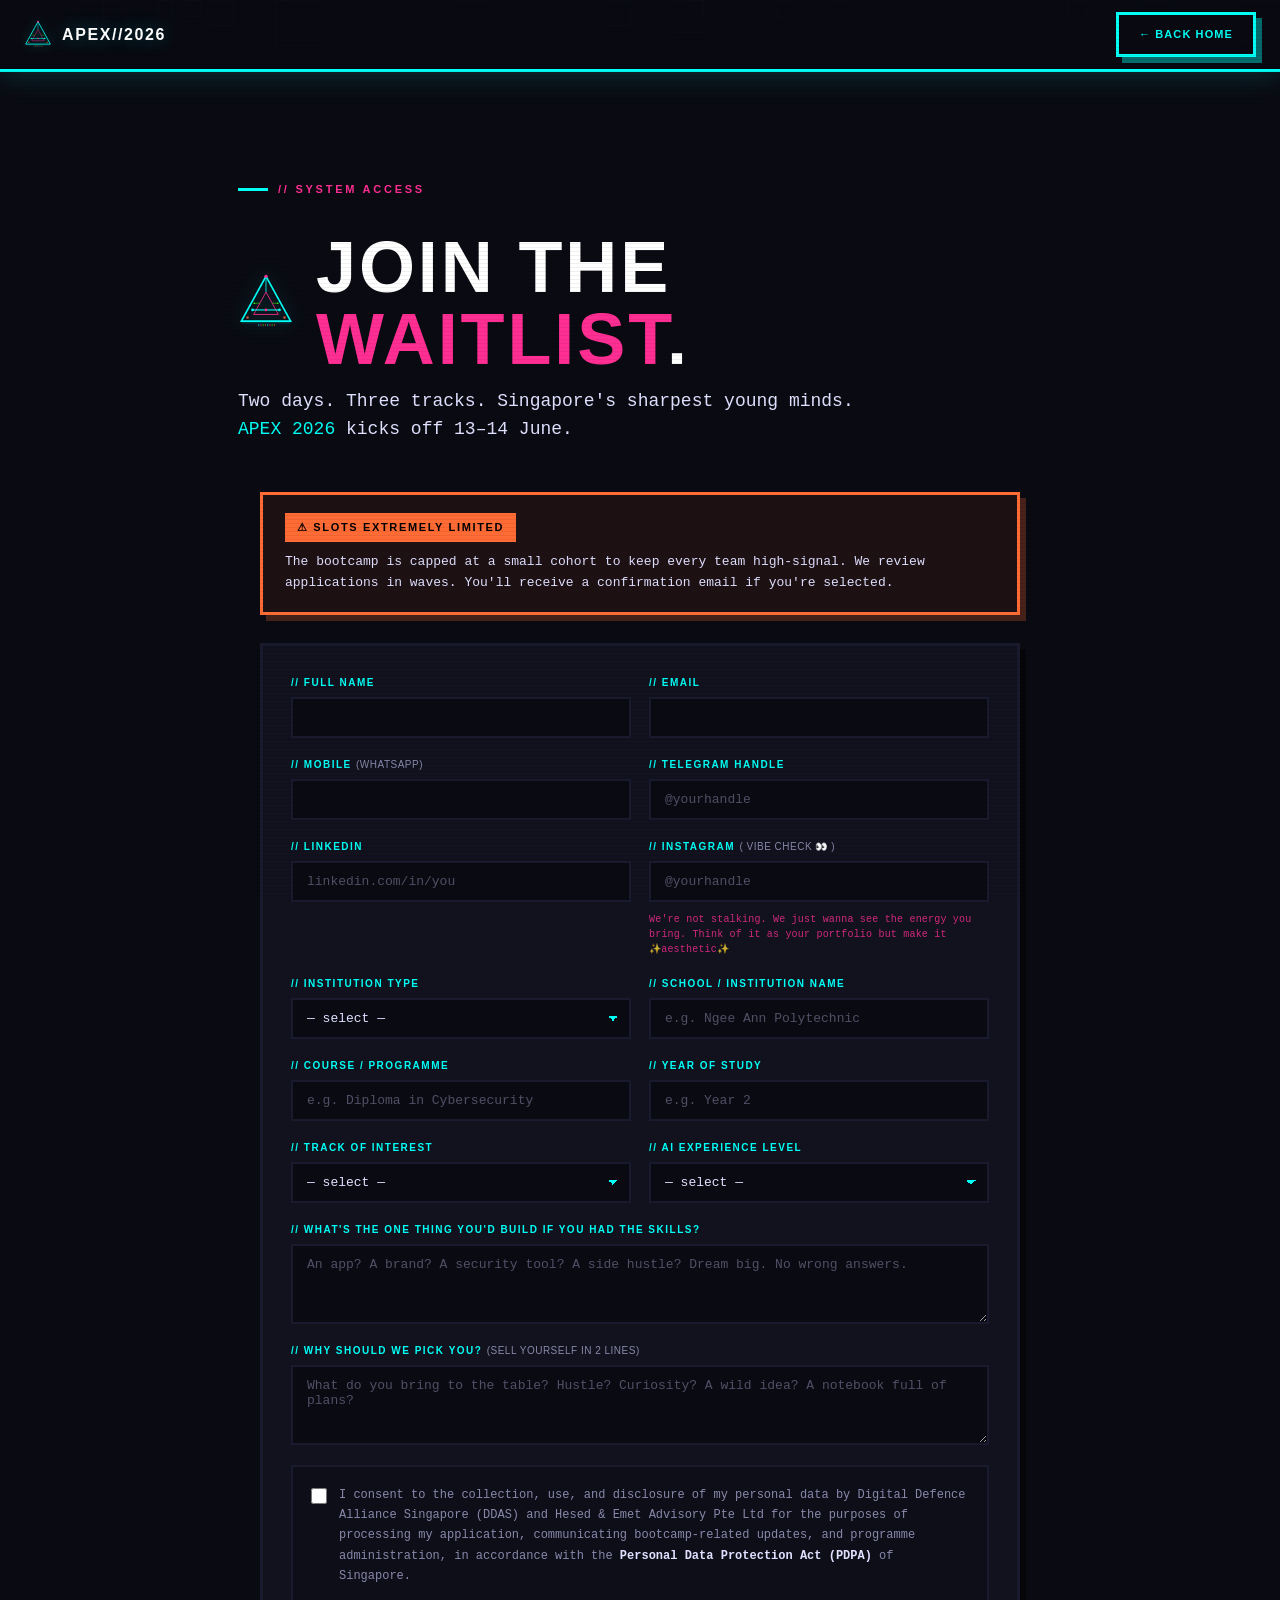
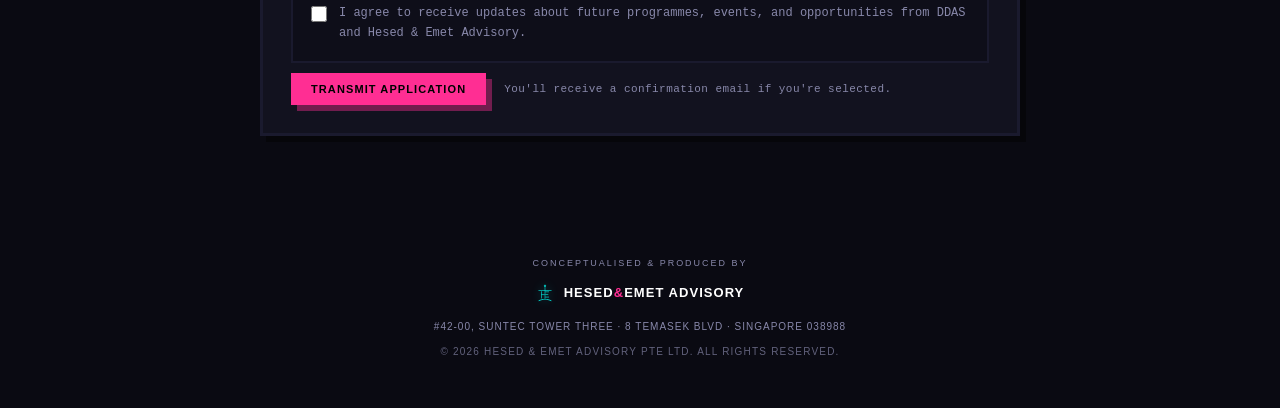
<file: waitlist.html>
<!DOCTYPE html>
<html lang="en">
<head>
<meta charset="UTF-8"/>
<meta name="viewport" content="width=device-width,initial-scale=1.0"/>
<title>Join The Waitlist | APEX AI Bootcamp 2026</title>
<meta name="description" content="Register your interest for APEX AI Bootcamp 2026. Free two-day AI bootcamp for full-time students 16–30 in Singapore. AI tools, cybersecurity, content creation, entrepreneurship. Slots extremely limited."/>
<meta property="og:type" content="website"/>
<meta property="og:title" content="Join The Waitlist | APEX AI Bootcamp 2026"/>
<meta property="og:description" content="Free 2-day AI bootcamp for students in Singapore. Slots extremely limited. Register your interest now."/>
<meta property="og:url" content="https://apex.github.io/waitlist.html"/>
<meta name="twitter:card" content="summary"/>
<meta name="twitter:title" content="Join The Waitlist | APEX AI Bootcamp 2026"/>
<meta name="twitter:description" content="Free 2-day AI bootcamp for students in Singapore. Register your interest. Slots are extremely limited."/>
<meta name="robots" content="index, follow"/>
<link rel="canonical" href="https://apex.github.io/waitlist.html"/>
<link rel="icon" type="image/svg+xml" href="apex-logo.svg"/>
<link rel="stylesheet" href="styles.css?v=6"/>
</head>
<body>
<div class="bg-blocks"></div>

<nav class="hud-nav">
  <div class="logo">
    <a href="index.html" class="event-link" aria-label="Back to APEX home"><img src="apex-logo.svg" alt="" class="apex-nav-logo"/>APEX//2026</a>
  </div>
  <a href="index.html" class="hud-btn outline">← Back Home</a>
</nav>

<main class="waitlist-page">
  <div class="wrap">
    <div class="zone-label reveal" style="color:var(--pk)">// System Access</div>
    <div class="wl-title-row reveal">
      <img src="apex-logo.svg" alt="APEX 2026 Logo" class="wl-logo"/>
      <h1 class="wl-title">Join The <em style="color:var(--pk);font-style:normal;">Waitlist</em>.</h1>
    </div>
    <p class="wl-sub reveal">Two days. Three tracks. Singapore's sharpest young minds. <em style="color:var(--cy);font-style:normal;">APEX 2026</em> kicks off 13–14 June.</p>

    <div class="waitlist-wrap reveal">
      <div class="limited-banner">
        <span class="alert-badge">⚠ SLOTS EXTREMELY LIMITED</span>
        <p>The bootcamp is capped at a small cohort to keep every team high-signal. We review applications in waves. You'll receive a confirmation email if you're selected.</p>
      </div>

      <!-- TODO: replace action with your Formspree (or equivalent) endpoint -->
      <form class="waitlist-form" id="waitlistForm" action="https://formspree.io/f/xpqklglw" method="POST" novalidate>
        <div class="form-row">
          <label>
            <span class="flbl">// Full Name</span>
            <input type="text" name="name" required autocomplete="name" />
          </label>
          <label>
            <span class="flbl">// Email</span>
            <input type="email" name="email" required autocomplete="email" />
          </label>
        </div>
        <div class="form-row">
          <label>
            <span class="flbl">// Mobile <span class="opt">(WhatsApp)</span></span>
            <input type="tel" name="mobile" required autocomplete="tel" />
          </label>
          <label>
            <span class="flbl">// Telegram Handle</span>
            <input type="text" name="telegram" placeholder="@yourhandle" />
          </label>
        </div>
        <div class="form-row">
          <label>
            <span class="flbl">// LinkedIn</span>
            <input type="text" name="linkedin" placeholder="linkedin.com/in/you" />
          </label>
          <label>
            <span class="flbl">// Instagram <span class="opt">( vibe check 👀 )</span></span>
            <input type="text" name="instagram" placeholder="@yourhandle" />
            <span class="field-hint">We're not stalking. We just wanna see the energy you bring. Think of it as your portfolio but make it ✨aesthetic✨</span>
          </label>
        </div>
        <div class="form-row">
          <label>
            <span class="flbl">// Institution Type</span>
            <select name="institution_type" required>
              <option value="">— select —</option>
              <option>Secondary School</option>
              <option>Junior College / MI</option>
              <option>ITE</option>
              <option>Polytechnic</option>
              <option>University</option>
              <option>Other</option>
            </select>
          </label>
          <label>
            <span class="flbl">// School / Institution Name</span>
            <input type="text" name="institution_name" required placeholder="e.g. Ngee Ann Polytechnic" />
          </label>
        </div>
        <div class="form-row">
          <label>
            <span class="flbl">// Course / Programme</span>
            <input type="text" name="course" required placeholder="e.g. Diploma in Cybersecurity" />
          </label>
          <label>
            <span class="flbl">// Year of Study</span>
            <input type="text" name="year" required placeholder="e.g. Year 2" />
          </label>
        </div>
        <div class="form-row">
          <label>
            <span class="flbl">// Track of Interest</span>
            <select name="track" required>
              <option value="">— select —</option>
              <option>Track 01: Build With AI</option>
              <option>Track 02: Cybersecurity &amp; Bug Bounty</option>
              <option>Track 03: AI Entrepreneurship</option>
              <option>Not sure yet</option>
            </select>
          </label>
          <label>
            <span class="flbl">// AI Experience Level</span>
            <select name="ai_level" required>
              <option value="">— select —</option>
              <option>Total noob: never touched AI tools</option>
              <option>Curious: played around a bit</option>
              <option>Regular user: ChatGPT is my co-pilot</option>
              <option>Power user: I automate stuff already</option>
              <option>Builder: I've shipped something with AI</option>
            </select>
          </label>
        </div>
        <label class="full">
          <span class="flbl">// What's the one thing you'd build if you had the skills?</span>
          <textarea name="dream_build" rows="2" required placeholder="An app? A brand? A security tool? A side hustle? Dream big. No wrong answers."></textarea>
        </label>
        <label class="full">
          <span class="flbl">// Why should we pick you? <span class="opt">(sell yourself in 2 lines)</span></span>
          <textarea name="why" rows="2" required placeholder="What do you bring to the table? Hustle? Curiosity? A wild idea? A notebook full of plans?"></textarea>
        </label>
        <div class="pdpa-consent">
          <label class="checkbox-label">
            <input type="checkbox" name="pdpa_consent" required />
            <span class="check-text">I consent to the collection, use, and disclosure of my personal data by Digital Defence Alliance Singapore (DDAS) and Hesed &amp; Emet Advisory Pte Ltd for the purposes of processing my application, communicating bootcamp-related updates, and programme administration, in accordance with the <strong>Personal Data Protection Act (PDPA)</strong> of Singapore.</span>
          </label>
          <label class="checkbox-label">
            <input type="checkbox" name="marketing_consent" required />
            <span class="check-text">I agree to receive updates about future programmes, events, and opportunities from DDAS and Hesed &amp; Emet Advisory.</span>
          </label>
        </div>
        <div class="form-submit">
          <button type="submit" class="hud-btn pink" id="waitlistSubmit">Transmit Application</button>
          <p class="form-note">You'll receive a confirmation email if you're selected.</p>
        </div>
        <div class="form-msg" id="formMsg" role="status" aria-live="polite"></div>
      </form>
      <div class="waitlist-done" id="waitlistDone" role="status" aria-live="polite">
        <h3>▸ You're on the list.</h3>
        <p>We received your application. If you're selected, you'll receive a confirmation email with everything you need. Meanwhile, start automating one thing this week.</p>
        <div style="margin-top:20px;"><a href="index.html" class="hud-btn outline">← Back to APEX Home</a></div>
      </div>
    </div>
  </div>
</main>

<footer>
  <div class="ln footer-produced">
    <span class="footer-prod-lbl">Conceptualised &amp; Produced by</span>
    <a href="https://www.hesedemet.asia" target="_blank" rel="noopener" class="footer-he">
      <svg class="footer-he-logo" viewBox="0 0 200 220" xmlns="http://www.w3.org/2000/svg" fill="currentColor" aria-hidden="true">
        <path fill-rule="evenodd" d="M100,8 A14,14 0 0,1 100,36 A14,14 0 0,1 100,8 Z M100,15 A7,7 0 0,0 100,29 A7,7 0 0,0 100,15 Z"/>
        <rect x="97" y="29" width="6" height="163"/><rect x="20" y="76" width="160" height="7"/>
        <rect x="54" y="89" width="7" height="88"/><rect x="54" y="128" width="43" height="7"/>
        <rect x="103" y="93" width="46" height="7"/><rect x="103" y="122" width="37" height="7"/><rect x="103" y="156" width="46" height="7"/>
        <path d="M97,186 C80,186 50,183 26,200 L18,212 L34,205 C56,196 82,192 97,192 Z"/>
        <path d="M103,186 C120,186 150,183 174,200 L182,212 L166,205 C144,196 118,192 103,192 Z"/>
      </svg>
      <span class="footer-he-name">Hesed<span style="color:var(--pk)">&amp;</span>Emet Advisory</span>
    </a>
  </div>
  <div class="ln footer-addr">#42-00, Suntec Tower Three · 8 Temasek Blvd · Singapore 038988</div>
  <div class="ln footer-copy">&copy; 2026 Hesed &amp; Emet Advisory Pte Ltd. All rights reserved.</div>
</footer>

<script src="script.js?v=5"></script>
</body>
</html>
</file>
<file: styles.css>
/* APEX 2026 — Cyberpunk × Roblox */
/* Popup */
.popup-overlay{position:fixed;inset:0;z-index:10000;background:rgba(0,0,0,.85);display:flex;align-items:center;justify-content:center;padding:24px;opacity:1;transition:opacity .4s}
.popup-overlay.hidden{opacity:0;pointer-events:none}
.popup-box{background:var(--bg2);border:3px solid var(--or);box-shadow:0 0 60px rgba(255,107,53,.25),var(--bs) rgba(255,107,53,.3);padding:40px 36px;max-width:480px;width:100%;text-align:center;position:relative}
.popup-badge{display:inline-block;background:var(--or);color:#000;font-family:'Orbitron',sans-serif;font-size:11px;font-weight:800;letter-spacing:.2em;padding:6px 16px;margin-bottom:20px}
.popup-title{font-size:clamp(28px,5vw,40px);color:#fff;margin-bottom:16px}
.popup-text{font-size:14px;color:var(--tx);line-height:1.7;margin-bottom:12px;max-width:none}
.popup-text strong{color:var(--or)}
.popup-box .hud-btn{margin-top:16px}
@import url('https://fonts.googleapis.com/css2?family=Orbitron:wght@400;700;900&family=Space+Mono:wght@400;700&display=swap');
:root{--bg:#0a0a12;--bg2:#12121f;--bg3:#1a1a2e;--cy:#00fff5;--pk:#ff2e93;--gn:#39ff14;--or:#ff6b35;--pr:#b833ff;--tx:#e0e0ff;--tx2:#8888aa;--bs:6px 6px 0px}
*{box-sizing:border-box;margin:0;padding:0}
html{scroll-behavior:smooth}
body{background:var(--bg);color:var(--tx);font-family:'Space Mono',monospace;font-size:14px;line-height:1.7;overflow-x:hidden}
body::after{content:'';position:fixed;inset:0;background:repeating-linear-gradient(to bottom,transparent 0,transparent 3px,rgba(0,0,0,.15) 3px,rgba(0,0,0,.15) 4px);pointer-events:none;z-index:9998;opacity:.4}
h1,h2,h3,h4{font-family:'Orbitron',sans-serif;font-weight:800;text-transform:uppercase;letter-spacing:.04em;color:#fff}
h1{font-size:clamp(36px,8vw,100px);line-height:1}
h2{font-size:clamp(24px,4vw,48px);line-height:1.1}
h3{font-size:clamp(16px,2vw,22px)}
p{color:var(--tx2)}
em{font-style:normal;color:var(--cy)}
.bg-blocks{position:fixed;inset:0;z-index:0;overflow:hidden;pointer-events:none}
.bg-blocks .b{position:absolute;border:2px solid;opacity:.07;animation:fb 20s linear infinite}
@keyframes fb{0%{transform:translateY(100vh) rotate(0)}100%{transform:translateY(-200px) rotate(360deg)}}
@keyframes pulse{0%,100%{opacity:1}50%{opacity:.3}}
@keyframes glitch{0%,100%{transform:translate(0)}20%{transform:translate(-3px,3px)}40%{transform:translate(3px,-2px)}60%{transform:translate(-2px,-3px)}80%{transform:translate(2px,2px)}}
@keyframes neonFlicker{0%,19%,21%,23%,25%,54%,56%,100%{text-shadow:0 0 10px var(--cy),0 0 40px var(--cy)}20%,24%,55%{text-shadow:none}}
.hud-nav{position:fixed;top:0;left:0;right:0;z-index:100;display:flex;align-items:center;justify-content:space-between;padding:12px 24px;background:rgba(10,10,18,.92);border-bottom:3px solid var(--cy);box-shadow:0 4px 30px rgba(0,255,245,.15)}
.hud-nav .logo{display:flex;align-items:center;font-family:'Orbitron',sans-serif;font-weight:900;letter-spacing:.08em}
.hud-nav .logo .event-link{font-size:16px;color:#fff;letter-spacing:.1em;text-decoration:none;text-shadow:0 0 20px rgba(0,255,245,.4);transition:color .2s,text-shadow .2s;display:flex;align-items:center;gap:10px}
.hud-nav .logo .event-link:hover{color:var(--cy);text-shadow:0 0 30px rgba(0,255,245,.7)}
.apex-nav-logo{height:28px;width:28px;flex-shrink:0;filter:drop-shadow(0 0 6px rgba(0,255,245,.4))}
@media(max-width:640px){.hud-nav .logo .event-link{font-size:14px}}
.hud-nav .nav-links{display:flex;gap:6px}
.hud-nav .nav-links a{font-family:'Orbitron',sans-serif;font-size:10px;font-weight:600;letter-spacing:.12em;text-transform:uppercase;text-decoration:none;color:var(--tx2);padding:8px 14px;border:2px solid transparent;transition:.2s}
.hud-nav .nav-links a:hover,.hud-nav .nav-links a.active{color:var(--cy);border-color:var(--cy);background:rgba(0,255,245,.08);box-shadow:0 0 15px rgba(0,255,245,.2)}
.hud-btn{font-family:'Orbitron',sans-serif;font-size:11px;font-weight:700;letter-spacing:.1em;text-transform:uppercase;text-decoration:none;color:#000;background:var(--cy);padding:10px 20px;border:3px solid var(--cy);box-shadow:var(--bs) rgba(0,255,245,.4);transition:.15s;cursor:pointer;display:inline-block}
.hud-btn:hover{transform:translate(-2px,-2px);box-shadow:8px 8px 0 rgba(0,255,245,.4)}
.hud-btn.outline{background:transparent;color:var(--cy)}
.hud-btn.pink{background:var(--pk);border-color:var(--pk);box-shadow:var(--bs) rgba(255,46,147,.4)}
.hud-btn.green{background:var(--gn);border-color:var(--gn);box-shadow:var(--bs) rgba(57,255,20,.4)}
.wrap{max-width:1200px;margin:0 auto;padding:0 28px;position:relative;z-index:3}
.zone{padding:100px 0;position:relative;z-index:3}
.zone-label{font-family:'Orbitron',sans-serif;font-size:11px;font-weight:700;letter-spacing:.25em;text-transform:uppercase;color:var(--cy);margin-bottom:16px;display:flex;align-items:center;gap:10px}
.zone-label::before{content:'';width:30px;height:3px;background:var(--cy)}
#hero{min-height:100vh;display:flex;align-items:center;padding:120px 0 80px;position:relative}
#hero .hero-badge{display:inline-block;background:var(--pk);color:#fff;font-family:'Orbitron',sans-serif;font-size:11px;font-weight:700;letter-spacing:.15em;padding:8px 18px;margin-bottom:24px;box-shadow:var(--bs) rgba(255,46,147,.4);animation:glitch 4s ease infinite;text-transform:uppercase}
.hero-title{display:inline-flex;align-items:center;gap:16px;margin-bottom:16px}
.hero-logo{height:clamp(60px,8vw,90px);width:auto;flex-shrink:0;filter:drop-shadow(0 0 10px rgba(0,255,245,.3))}
#hero h1{margin-bottom:0}
#hero h1 .neon{color:var(--cy);animation:neonFlicker 3s ease infinite;display:block}
#hero .sub{font-family:'Orbitron',sans-serif;font-size:clamp(16px,2.5vw,28px);font-weight:500;color:var(--tx);margin-bottom:32px}
#hero .sub em{color:var(--cy);font-style:normal}
#hero .console{background:var(--bg2);border:3px solid var(--bg3);padding:20px 24px;margin:28px 0;max-width:620px;position:relative;box-shadow:var(--bs) rgba(0,0,0,.5)}
#hero .console::before{content:'TERMINAL';position:absolute;top:-12px;left:16px;background:var(--bg);padding:0 8px;font-family:'Orbitron',sans-serif;font-size:9px;font-weight:700;color:var(--gn);letter-spacing:.2em}
#hero .console .ln{margin-bottom:6px;font-size:13px}
#hero .console .p{color:var(--gn)}
#hero .console .v{color:var(--tx)}
#hero .console .cursor{display:inline-block;width:8px;height:14px;background:var(--gn);animation:pulse 1s step-end infinite;vertical-align:middle;margin-left:2px}
#hero .cta-row{display:flex;gap:14px;margin-top:32px;flex-wrap:wrap}
#hero .emoji-float{position:absolute;right:5%;top:50%;transform:translateY(-50%);display:flex;flex-direction:column;gap:20px;font-size:40px}
#hero .emoji-float span{animation:fb 8s ease-in-out infinite;opacity:.7}
#hero .emoji-float span:nth-child(2){animation-delay:1s}
#hero .emoji-float span:nth-child(3){animation-delay:2s}
#hero .emoji-float span:nth-child(4){animation-delay:3s}
#hero .emoji-float span:nth-child(5){animation-delay:4s}
.stats-bar{display:flex;flex-wrap:wrap;gap:0;border:3px solid var(--bg3);margin-top:48px}
.stats-bar .st{flex:1;min-width:160px;padding:24px;border-right:3px solid var(--bg3);text-align:center}
.stats-bar .st:last-child{border-right:none}
.stats-bar .st .num{font-family:'Orbitron',sans-serif;font-weight:900;font-size:36px;line-height:1}
.stats-bar .st .num.cy{color:var(--cy);text-shadow:0 0 20px rgba(0,255,245,.4)}
.stats-bar .st .num.pk{color:var(--pk);text-shadow:0 0 20px rgba(255,46,147,.4)}
.stats-bar .st .num.gn{color:var(--gn);text-shadow:0 0 20px rgba(57,255,20,.4)}
.stats-bar .st .num.or{color:var(--or);text-shadow:0 0 20px rgba(255,107,53,.4)}
.stats-bar .st .lbl{font-size:11px;color:var(--tx2);margin-top:8px}
.info-blocks{display:grid;grid-template-columns:repeat(auto-fit,minmax(240px,1fr));gap:16px;margin-top:24px}
.info-blocks .ib{background:var(--bg2);border:3px solid var(--bg3);padding:24px;box-shadow:var(--bs) rgba(0,0,0,.3)}
.info-blocks .ib .k{font-family:'Orbitron',sans-serif;font-size:10px;font-weight:700;letter-spacing:.2em;color:var(--cy);margin-bottom:8px;text-transform:uppercase}
.info-blocks .ib .val{color:#fff;font-weight:700;font-size:15px}
.track-grid{display:grid;grid-template-columns:repeat(auto-fit,minmax(260px,1fr));gap:20px;margin-top:40px}
.track-card{--c:var(--cy);background:var(--bg2);border:3px solid var(--c);padding:28px 24px;position:relative;box-shadow:var(--bs) color-mix(in srgb,var(--c) 40%,transparent);transition:transform .2s,box-shadow .2s}
.track-card:hover{transform:translate(-4px,-4px);box-shadow:10px 10px 0 color-mix(in srgb,var(--c) 40%,transparent)}
.track-card.t1{--c:var(--cy)}
.track-card.t2{--c:var(--pk)}
.track-card.t3{--c:var(--gn)}
.track-card.t4{--c:var(--or)}
.track-card .badge{position:absolute;top:-1px;right:-1px;background:var(--c);color:#000;font-family:'Orbitron',sans-serif;font-size:9px;font-weight:800;padding:6px 12px;letter-spacing:.15em}
.track-card .ico{font-size:44px;margin-bottom:14px;display:block;filter:drop-shadow(0 0 15px color-mix(in srgb,var(--c) 60%,transparent))}
.track-card h3{color:var(--c);margin-bottom:10px;font-size:16px}
.track-card p{font-size:13px}
.gel-box{margin-top:32px;border:3px dashed var(--pr);padding:24px 28px;background:rgba(184,51,255,.06);box-shadow:var(--bs) rgba(184,51,255,.2)}
.gel-box strong{color:var(--pr)}
.tabs-row{display:flex;gap:0;margin-bottom:24px}
.tab-btn{background:var(--bg2);border:3px solid var(--bg3);padding:14px 24px;color:var(--tx2);font-family:'Orbitron',sans-serif;font-size:11px;font-weight:700;letter-spacing:.1em;text-transform:uppercase;cursor:pointer;transition:.2s}
.tab-btn.active{background:var(--cy);color:#000;border-color:var(--cy);box-shadow:0 0 20px rgba(0,255,245,.3)}
.tab-btn:hover:not(.active){color:var(--cy);border-color:var(--cy)}
.day-panel{display:none}
.day-panel.active{display:block}
.day-panel .day-theme{font-family:'Orbitron',sans-serif;font-size:13px;color:var(--pk);letter-spacing:.1em;margin-bottom:24px;padding:12px 16px;border-left:4px solid var(--pk);background:rgba(255,46,147,.06)}
.quest-log{display:flex;flex-direction:column;gap:0}
.quest{display:grid;grid-template-columns:120px 1fr 120px;gap:20px;padding:18px 20px;border:2px solid var(--bg3);border-top:none;background:var(--bg2);transition:background .2s}
.quest:first-child{border-top:2px solid var(--bg3)}
.quest:hover{background:rgba(0,255,245,.03)}
.quest .time{font-family:'Orbitron',sans-serif;font-size:11px;font-weight:700;color:var(--gn)}
.quest .title{color:#fff;font-family:'Orbitron',sans-serif;font-size:13px;font-weight:700;margin-bottom:4px}
.quest .desc{font-size:12px;color:var(--tx2)}
.quest .tag{font-family:'Orbitron',sans-serif;font-size:9px;font-weight:700;letter-spacing:.15em;text-transform:uppercase;color:var(--tx2)}
.quest .tag.hot{color:var(--pk)}
.deep-stack{display:flex;flex-direction:column;gap:28px;margin-top:40px}
.deep-block{--c:var(--cy);background:var(--bg2);border:3px solid var(--c);position:relative;box-shadow:var(--bs) color-mix(in srgb,var(--c) 30%,transparent)}
.deep-block.t1{--c:var(--cy)}.deep-block.t2{--c:var(--pk)}.deep-block.t3{--c:var(--gn)}.deep-block.t4{--c:var(--or)}
.deep-block .db-head{width:100%;padding:22px 26px;border:none;border-bottom:3px solid var(--c);display:flex;align-items:center;gap:16px;background:transparent;color:inherit;font:inherit;text-align:left;cursor:pointer;transition:background .2s}
.deep-block[data-expanded="false"] .db-head{border-bottom:3px solid transparent}
.deep-block .db-head:hover{background:rgba(255,255,255,.02)}
.deep-block .db-head:focus-visible{outline:2px solid var(--c);outline-offset:-6px}
.deep-block .db-head .db-head-text{flex:1;min-width:0}
.db-toggle{margin-left:auto;display:inline-flex;align-items:center;gap:10px;padding:8px 14px;border:2px solid var(--c);background:rgba(0,0,0,.25);font-family:'Orbitron',sans-serif;font-size:10px;font-weight:800;letter-spacing:.2em;color:var(--c);text-transform:uppercase;transition:background .2s,color .2s;flex-shrink:0}
.deep-block[data-expanded="true"] .db-toggle{background:var(--c);color:#000}
.deep-block .db-head:hover .db-toggle{box-shadow:0 0 12px color-mix(in srgb,var(--c) 50%,transparent)}
.db-toggle .tog-state::before{content:"Access"}
.deep-block[data-expanded="true"] .db-toggle .tog-state::before{content:"Close"}
.db-toggle .tog-icn{font-family:'Space Mono',monospace;font-size:15px;font-weight:700;line-height:1;width:12px;text-align:center;transition:transform .35s cubic-bezier(.4,0,.2,1)}
.deep-block[data-expanded="true"] .db-toggle .tog-icn{transform:rotate(45deg)}
.db-body-wrap{max-height:0;opacity:0;overflow:hidden;transition:max-height .55s cubic-bezier(.4,0,.2,1),opacity .35s ease}
.deep-block[data-expanded="true"] .db-body-wrap{max-height:4000px;opacity:1}
.deep-block .db-head .ico{font-size:40px}
.deep-block .db-head h3{color:var(--c);font-size:16px}
.deep-block .db-head .tnum{font-family:'Orbitron',sans-serif;font-size:10px;color:var(--c);letter-spacing:.2em;opacity:.7}
.deep-block .db-body{padding:24px 28px}
.deep-block .db-body p{font-size:13px;margin-bottom:20px}
.deep-block .db-body p.story{font-size:14px;line-height:1.75;color:var(--tx);max-width:none;margin-bottom:18px}
.deep-block .db-body p.story em{color:var(--c);font-style:normal;font-weight:700}
.stat-row{display:grid;grid-template-columns:repeat(auto-fit,minmax(200px,1fr));gap:12px;margin:28px 0 32px;padding:20px;border:2px dashed var(--c);background:rgba(255,255,255,.015)}
.stat-row .mini-stat{padding:6px 10px}
.stat-row .mini-stat .num{font-family:'Orbitron',sans-serif;font-weight:900;font-size:26px;color:var(--c);text-shadow:0 0 14px color-mix(in srgb,var(--c) 40%,transparent);line-height:1;margin-bottom:8px}
.stat-row .mini-stat .lb{font-size:11px;color:var(--tx2);line-height:1.5}
.stat-row .mini-stat .src{display:block;margin-top:4px;font-size:10px;color:var(--tx2);opacity:.6;font-style:italic}
.split-col p.col-p{font-size:12px;color:var(--tx2);line-height:1.7;margin:0}
.split-col p.col-p em{color:var(--c);font-style:normal;font-weight:700}
/* Programme highlights */
.prog-days{display:grid;grid-template-columns:1fr 1fr;gap:24px;margin-top:40px}
.prog-day{background:var(--bg2);border:3px solid var(--bg3);padding:28px 24px;box-shadow:var(--bs) rgba(0,0,0,.3)}
.prog-day-label{font-family:'Orbitron',sans-serif;font-size:11px;font-weight:700;letter-spacing:.2em;text-transform:uppercase;color:var(--cy);margin-bottom:10px}
.prog-day-theme{font-size:clamp(18px,2vw,24px);color:#fff;margin-bottom:6px;line-height:1.2}
.prog-day-sub{font-size:13px;color:var(--tx2);margin-bottom:22px;line-height:1.6;max-width:none}
.prog-highlights{display:flex;flex-direction:column;gap:14px}
.prog-hl{display:flex;align-items:flex-start;gap:12px;font-size:13px;color:var(--tx);line-height:1.6}
.prog-hl .hl-icon{font-size:18px;flex-shrink:0;margin-top:1px}
.prog-hl strong{color:#fff}
@media(max-width:760px){.prog-days{grid-template-columns:1fr}}
.kn-counter{border-left:3px solid var(--gn);padding-left:16px;margin-top:16px;color:var(--tx);font-size:13px;line-height:1.7}
.kn-counter strong{color:var(--gn)}
.sched-note{margin-top:20px;padding:12px 16px;border-left:3px solid var(--or);background:rgba(255,107,53,.06);font-size:12px;color:var(--or);font-family:'Space Mono',monospace;letter-spacing:.02em}
.split{display:grid;grid-template-columns:1fr 1fr;gap:20px}
.split-col{border-left:3px solid var(--c);padding-left:16px}
.split-col h4{font-family:'Orbitron',sans-serif;font-size:12px;color:#fff;margin-bottom:10px;letter-spacing:.08em}
.split-col ul{list-style:none;font-size:12px;color:var(--tx2)}
.split-col ul li{padding:4px 0 4px 16px;position:relative}
.split-col ul li::before{content:'>';position:absolute;left:0;color:var(--c);font-weight:700}
.paths-line{margin-top:20px;padding-top:16px;border-top:2px dashed var(--bg3);font-size:11px;color:var(--tx2)}
.paths-line em{color:var(--c);font-size:10px;font-family:'Orbitron',sans-serif;letter-spacing:.15em;display:block;margin-bottom:6px}
.ctf-grid{display:grid;grid-template-columns:repeat(auto-fit,minmax(170px,1fr));gap:12px;margin:16px 0}
.ctf-card{border:2px solid var(--gn);padding:14px;background:rgba(57,255,20,.03);transition:.2s}
.ctf-card:hover{transform:translate(-2px,-2px);box-shadow:4px 4px 0 rgba(57,255,20,.3)}
.ctf-card .e{font-size:24px;display:block;margin-bottom:6px}
.ctf-card .n{color:#fff;font-family:'Orbitron',sans-serif;font-size:11px;font-weight:700;margin-bottom:4px}
.ctf-card p{font-size:11px;color:var(--tx2)}
.bounty-tbl{margin:20px 0;border:3px solid var(--gn);overflow-x:auto;box-shadow:var(--bs) rgba(57,255,20,.2)}
.bounty-tbl table{width:100%;border-collapse:collapse;font-size:12px;min-width:580px}
.bounty-tbl th{text-align:left;padding:12px 16px;font-family:'Orbitron',sans-serif;font-size:10px;letter-spacing:.15em;color:var(--gn);border-bottom:2px solid var(--gn);background:rgba(57,255,20,.05)}
.bounty-tbl td{padding:12px 16px;color:var(--tx2);border-bottom:1px solid var(--bg3)}
.bounty-tbl td:first-child{color:#fff;font-weight:700}
.bounty-tbl td:last-child{color:var(--gn);font-family:'Orbitron',sans-serif;font-size:11px}
.monet-grid{display:grid;grid-template-columns:repeat(auto-fit,minmax(180px,1fr));gap:12px;margin:16px 0}
.monet-grid>div{border:2px solid var(--pk);padding:16px;background:rgba(255,46,147,.03)}
.monet-grid .ic{font-size:24px;margin-bottom:6px;display:block}
.monet-grid .t{color:#fff;font-family:'Orbitron',sans-serif;font-size:11px;font-weight:700;margin-bottom:4px}
.monet-grid p{font-size:11px;color:var(--tx2)}
.mentor-grid{display:grid;grid-template-columns:repeat(auto-fit,minmax(200px,1fr));gap:16px;margin-top:40px}
.recruit-grid{display:grid;grid-template-columns:repeat(auto-fit,minmax(240px,1fr));gap:18px;margin-top:40px}
.recruit-card{background:var(--bg2);border:3px solid var(--pk);padding:26px;box-shadow:var(--bs) rgba(255,46,147,.25);transition:.2s}
.recruit-card:hover{transform:translate(-3px,-3px);box-shadow:9px 9px 0 rgba(255,46,147,.4)}
.recruit-card .ic{font-size:34px;margin-bottom:10px;display:block;filter:drop-shadow(0 0 10px rgba(255,46,147,.5))}
.recruit-card h4{font-family:'Orbitron',sans-serif;font-size:13px;color:var(--pk);margin-bottom:8px;letter-spacing:.05em}
.recruit-card p{font-size:12px;color:var(--tx2)}
.mentor-card{background:var(--bg2);border:3px solid var(--bg3);padding:24px;box-shadow:var(--bs) rgba(0,0,0,.3);transition:.2s}
.mentor-card:hover{border-color:var(--cy);box-shadow:var(--bs) rgba(0,255,245,.2)}
.mentor-card .ic{font-size:36px;margin-bottom:10px;display:block}
.mentor-card h4{font-family:'Orbitron',sans-serif;font-size:13px;margin-bottom:6px}
.mentor-card p{font-size:12px;color:var(--tx2)}
.outcome-tbl{margin-top:40px;border:3px solid var(--cy);overflow-x:auto;box-shadow:var(--bs) rgba(0,255,245,.2)}
.outcome-tbl table{width:100%;border-collapse:collapse;font-size:12px;min-width:650px}
.outcome-tbl th{text-align:left;padding:14px 18px;font-family:'Orbitron',sans-serif;font-size:10px;letter-spacing:.15em;color:var(--cy);border-bottom:2px solid var(--cy);background:rgba(0,255,245,.05)}
.outcome-tbl td{padding:14px 18px;color:var(--tx2);border-bottom:1px solid var(--bg3);vertical-align:top}
.outcome-tbl td:first-child{color:#fff;font-weight:700}
.kit-grid{display:grid;grid-template-columns:repeat(auto-fit,minmax(220px,1fr));gap:14px;margin-top:32px}
.kit-grid>div{background:var(--bg2);border:3px solid var(--bg3);padding:20px;box-shadow:var(--bs) rgba(0,0,0,.3)}
.kit-grid .k{font-family:'Orbitron',sans-serif;font-size:9px;font-weight:700;letter-spacing:.2em;color:var(--cy);margin-bottom:6px;text-transform:uppercase}
.kit-grid h4{font-size:13px;margin-bottom:4px}
.kit-grid p{font-size:11px;color:var(--tx2)}
.challenge-box{margin-top:40px;border:3px solid var(--pr);padding:28px;background:linear-gradient(135deg,rgba(0,255,245,.03),rgba(255,46,147,.03),rgba(57,255,20,.03),rgba(255,107,53,.03));box-shadow:var(--bs) rgba(184,51,255,.2)}
.challenge-box h3{margin-bottom:10px}
.challenge-box ul{list-style:none;margin-top:16px}
.challenge-box ul li{padding:10px 0;border-top:2px dashed var(--bg3);font-size:13px}
.challenge-box ul li:first-child{border-top:none}
.challenge-box ul li strong{font-family:'Orbitron',sans-serif;font-size:10px;letter-spacing:.12em;margin-right:10px}
.challenge-box ul li.cy strong{color:var(--cy)}
.challenge-box ul li.pk strong{color:var(--pk)}
.challenge-box ul li.gn strong{color:var(--gn)}
.challenge-box ul li.or strong{color:var(--or)}
.logi-grid{display:grid;grid-template-columns:repeat(auto-fit,minmax(240px,1fr));gap:14px;margin-top:40px}
.logi-grid>div{background:var(--bg2);border:3px solid var(--bg3);padding:24px;box-shadow:var(--bs) rgba(0,0,0,.3)}
.logi-grid .k{font-family:'Orbitron',sans-serif;font-size:10px;font-weight:700;letter-spacing:.2em;color:var(--gn);margin-bottom:8px;text-transform:uppercase}
.logi-grid .val{color:#fff;font-weight:700;font-size:14px;margin-bottom:4px}
.logi-grid p{font-size:12px;color:var(--tx2)}
.closing-cta{margin-top:40px;display:flex;flex-direction:column;align-items:center;gap:24px}
.closing-cta .alert-badge{background:none;color:var(--or);font-family:'Orbitron',sans-serif;font-size:12px;font-weight:700;letter-spacing:.28em;padding:0;text-shadow:0 0 16px rgba(255,107,53,.4);animation:pulse 2.4s ease infinite;box-shadow:none}
.closing-cta .closing-join{font-size:14px;padding:16px 28px}
.waitlist-page{padding:180px 0 80px;min-height:calc(100vh - 200px);position:relative;z-index:3}
@media(max-width:640px){.waitlist-page{padding-top:150px}}
.waitlist-page .wrap{max-width:860px}
.wl-title-row{display:flex;align-items:center;gap:22px}
.wl-logo{height:clamp(40px,5vw,56px);width:auto;flex-shrink:0;filter:drop-shadow(0 0 10px rgba(0,255,245,.3))}
.waitlist-page .wl-title{font-size:clamp(36px,6vw,72px);margin:16px 0 12px}
@media(max-width:640px){.wl-logo{width:40px}}
.waitlist-page .wl-sub{font-size:clamp(15px,1.6vw,18px);color:var(--tx);max-width:640px;margin-bottom:40px;line-height:1.6}
.waitlist-wrap{max-width:760px;margin:48px auto 0;text-align:left}
.limited-banner{border:3px solid var(--or);background:rgba(255,107,53,.08);padding:18px 22px;margin-bottom:28px;box-shadow:var(--bs) rgba(255,107,53,.25)}
.limited-banner .alert-badge{display:inline-block;background:var(--or);color:#000;font-family:'Orbitron',sans-serif;font-size:11px;font-weight:800;letter-spacing:.15em;padding:5px 12px;margin-bottom:10px}
.limited-banner p{color:var(--tx);font-size:13px;line-height:1.6;max-width:none}
.waitlist-form{background:var(--bg2);border:3px solid var(--bg3);padding:28px;box-shadow:var(--bs) rgba(0,0,0,.4)}
.waitlist-form .form-row{display:grid;grid-template-columns:1fr 1fr;gap:18px;margin-bottom:18px}
.waitlist-form label{display:flex;flex-direction:column;gap:6px}
.waitlist-form label.full{margin-bottom:18px}
.waitlist-form .flbl{font-family:'Orbitron',sans-serif;font-size:10px;font-weight:700;letter-spacing:.15em;color:var(--cy);text-transform:uppercase}
.waitlist-form .flbl .opt{color:var(--tx2);font-weight:400;letter-spacing:.05em}
.waitlist-form input,.waitlist-form select,.waitlist-form textarea{background:var(--bg);border:2px solid var(--bg3);color:var(--tx);font-family:'Space Mono',monospace;font-size:13px;padding:11px 14px;transition:border-color .15s,box-shadow .15s;width:100%}
.waitlist-form input:focus,.waitlist-form select:focus,.waitlist-form textarea:focus{outline:none;border-color:var(--cy);box-shadow:0 0 0 2px rgba(0,255,245,.15)}
.waitlist-form input::placeholder,.waitlist-form textarea::placeholder{color:var(--tx2);opacity:.55}
.field-hint{font-size:10px;color:var(--pk);opacity:.8;line-height:1.5;margin-top:4px;letter-spacing:.02em}
.waitlist-form select{appearance:none;-webkit-appearance:none;background-image:linear-gradient(45deg,transparent 50%,var(--cy) 50%),linear-gradient(135deg,var(--cy) 50%,transparent 50%);background-position:calc(100% - 16px) 50%,calc(100% - 11px) 50%;background-size:5px 5px,5px 5px;background-repeat:no-repeat;padding-right:36px}
.waitlist-form textarea{resize:vertical;min-height:80px}
.pdpa-consent{margin:20px 0 8px;padding:18px;border:2px solid var(--bg3);background:rgba(0,0,0,.2)}
.checkbox-label{display:block;position:relative;padding-left:28px;margin-bottom:16px;cursor:pointer;min-height:20px}
.checkbox-label:last-child{margin-bottom:0}
.checkbox-label input[type="checkbox"]{position:absolute;left:0;top:3px;width:16px;height:16px;accent-color:var(--cy);cursor:pointer}
.checkbox-label .check-text{font-size:12px;color:var(--tx2);line-height:1.7;display:block}
.checkbox-label .check-text strong{color:var(--tx)}
.checkbox-label .check-text .opt{color:var(--tx2);opacity:.6}
.waitlist-form .form-submit{margin-top:10px;display:flex;align-items:center;gap:18px;flex-wrap:wrap}
.waitlist-form .form-submit button{border:none}
.waitlist-form .form-note{font-size:11px;color:var(--tx2);margin:0;letter-spacing:.04em}
.waitlist-form .form-msg{margin-top:16px;padding:12px 16px;font-size:13px;display:none}
.waitlist-form .form-msg.success{display:block;border:2px solid var(--gn);background:rgba(57,255,20,.08);color:var(--gn)}
.waitlist-form .form-msg.error{display:block;border:2px solid var(--or);background:rgba(255,107,53,.08);color:var(--or)}
.waitlist-form.sending .form-submit button{opacity:.6;pointer-events:none}
.waitlist-form.done{display:none}
.waitlist-done{border:3px solid var(--gn);background:rgba(57,255,20,.06);padding:32px 28px;box-shadow:var(--bs) rgba(57,255,20,.3);text-align:center;display:none}
.waitlist-done.visible{display:block}
.waitlist-done h3{color:var(--gn);font-size:18px;margin-bottom:10px}
.waitlist-done p{color:var(--tx);font-size:13px;max-width:480px;margin:0 auto}
@media(max-width:640px){.waitlist-form .form-row{grid-template-columns:1fr;gap:14px}}
/* Hero plain-English line */
.hero-plain{font-size:15px;color:var(--tx);max-width:560px;line-height:1.7;margin-bottom:8px;letter-spacing:.01em}

/* FAQ */
.faq-grid{display:grid;grid-template-columns:repeat(auto-fit,minmax(280px,1fr));gap:16px;margin-top:40px}
.faq-card{background:var(--bg2);border:2px solid var(--bg3);padding:24px;transition:border-color .2s,transform .2s}
.faq-card:hover{border-color:var(--cy);transform:translateY(-3px)}
.faq-card h4{font-family:'Orbitron',sans-serif;font-size:13px;font-weight:700;color:var(--cy);margin-bottom:10px;letter-spacing:.04em}
.faq-card p{font-size:13px;color:var(--tx);line-height:1.7;max-width:none}

/* Proof strip */
.proof-strip{display:flex;justify-content:center;gap:0;border:3px solid var(--cy);box-shadow:0 0 40px rgba(0,255,245,.08);flex-wrap:wrap}
.proof-item{flex:1;min-width:140px;padding:28px 20px;text-align:center;border-right:2px solid var(--bg3)}
.proof-item:last-child{border-right:none}
.proof-num{font-family:'Orbitron',sans-serif;font-weight:900;font-size:36px;color:var(--cy);text-shadow:0 0 20px rgba(0,255,245,.4);line-height:1;margin-bottom:8px}
.proof-lbl{font-size:11px;color:var(--tx2);letter-spacing:.12em;text-transform:uppercase;font-family:'Orbitron',sans-serif;font-weight:600}
.proof-backed{margin-top:28px;text-align:center}
.proof-backed p{font-size:14px;color:var(--tx);max-width:640px;margin:0 auto;line-height:1.7}
.proof-backed a{color:var(--cy);text-decoration:none;border-bottom:1px solid var(--cy);transition:.2s}
.proof-backed a:hover{color:var(--pk);border-color:var(--pk)}
@media(max-width:600px){.proof-strip{flex-direction:column}.proof-item{border-right:none;border-bottom:2px solid var(--bg3)}.proof-item:last-child{border-bottom:none}}

/* Organisers strip */
.org-strip{display:flex;justify-content:center;align-items:stretch;gap:40px;flex-wrap:wrap}
.org-col{display:flex;flex-direction:column;align-items:center;gap:14px;text-align:center;justify-content:flex-start}
.org-coorg-row{display:flex;align-items:center;gap:28px}
.org-vdivider{width:1px;align-self:stretch;background:var(--bg3);flex-shrink:0}
.org-role{font-family:'Orbitron',sans-serif;font-size:10px;font-weight:700;letter-spacing:.22em;text-transform:uppercase;color:var(--tx2)}
.org-img{object-fit:contain}
.org-img-sq{height:185px;width:auto}
.org-img-nyc{height:120px;width:auto}
.org-img-wide{height:70px;width:auto;max-width:240px;margin-top:auto;margin-bottom:auto}
.org-he-svg{height:75px;width:auto;color:#fff;filter:drop-shadow(0 0 8px rgba(0,255,245,.3));margin-top:auto;margin-bottom:auto}
.org-he-name{font-family:'Orbitron',sans-serif;font-size:12px;font-weight:700;color:#fff;letter-spacing:.08em}
@media(max-width:640px){
  .org-strip{gap:36px;flex-direction:column;align-items:center}
  .org-vdivider{width:60px;height:1px}
  .org-coorg-row{gap:18px}
  .org-img-wide{height:32px;max-width:140px}
}
/* Keynote */
.keynote-speaker{display:flex;align-items:center;gap:22px;margin-top:28px;padding:22px 26px;border:3px solid var(--pk);background:rgba(255,46,147,.05);box-shadow:var(--bs) rgba(255,46,147,.2)}
.kn-avatar{width:72px;height:72px;object-fit:cover;border:3px solid var(--pk);flex-shrink:0;filter:saturate(.9) contrast(1.05)}
.kn-speaker-role{font-family:'Orbitron',sans-serif;font-size:10px;font-weight:700;letter-spacing:.2em;text-transform:uppercase;color:var(--pk);margin-bottom:4px}
.kn-speaker-name{font-family:'Orbitron',sans-serif;font-size:22px;font-weight:900;color:#fff;letter-spacing:.06em;margin-bottom:8px}
.kn-speaker-bio{font-size:13px;color:var(--tx);line-height:1.7;max-width:none}
@media(max-width:640px){.keynote-speaker{flex-direction:column;text-align:center}.kn-avatar{width:60px;height:60px}}
.keynote-grid{display:flex;flex-direction:column;gap:24px;margin-top:32px}
.keynote-card{background:var(--bg2);border:3px solid var(--bg3);padding:32px 28px;box-shadow:var(--bs) rgba(0,0,0,.3);position:relative;overflow:hidden;display:flex;align-items:flex-start;gap:24px}
.kn-card-avatar{width:100px;height:100px;flex-shrink:0;opacity:.85;filter:drop-shadow(0 0 12px rgba(0,255,245,.2));align-self:center}
.kn-card-content{flex:1;min-width:0}
@media(max-width:640px){.keynote-card{flex-direction:column;align-items:center;text-align:center}.kn-card-avatar{width:70px;height:70px}}
.keynote-card::before{content:'';position:absolute;top:0;left:0;right:0;height:3px;background:linear-gradient(90deg,var(--pk),var(--cy))}
.kn-day{font-family:'Orbitron',sans-serif;font-size:10px;font-weight:700;letter-spacing:.22em;text-transform:uppercase;color:var(--pk);margin-bottom:14px}
.keynote-card h3{font-size:clamp(18px,2.5vw,26px);color:#fff;margin-bottom:10px;line-height:1.2}
.kn-hook{font-size:15px;color:var(--cy);font-style:italic;margin-bottom:20px;line-height:1.6;max-width:none}
.kn-hook em{color:var(--pk);font-style:italic}
.kn-body p{font-size:14px;color:var(--tx);line-height:1.8;margin-bottom:16px;max-width:none}
.kn-body p em{color:var(--cy);font-style:normal;font-weight:700}
.kn-body p strong{color:#fff}
.kn-sources{margin-top:20px;padding-top:16px;border-top:2px dashed var(--bg3);display:flex;flex-direction:column;gap:4px}
.kn-sources .src-label{font-family:'Orbitron',sans-serif;font-size:9px;font-weight:700;letter-spacing:.22em;color:var(--pk);text-transform:uppercase;margin-bottom:4px}
.kn-sources .src{font-size:11px;color:var(--tx2);line-height:1.5;padding-left:14px;position:relative}
.kn-sources .src::before{content:'·';position:absolute;left:0;color:var(--cy)}
.keynote-reflect{border:3px solid var(--pr);background:rgba(184,51,255,.06);padding:28px;box-shadow:var(--bs) rgba(184,51,255,.2)}
.keynote-reflect .reflect-tag{font-family:'Orbitron',sans-serif;font-size:11px;font-weight:700;letter-spacing:.18em;color:var(--pr);margin-bottom:12px;text-transform:uppercase}
.keynote-reflect h4{color:#fff;font-size:16px;margin-bottom:14px}
.keynote-reflect ul{list-style:none;display:flex;flex-direction:column;gap:12px}
.keynote-reflect ul li{font-size:14px;color:var(--tx);line-height:1.7;padding-left:20px;position:relative}
.keynote-reflect ul li::before{content:'?';position:absolute;left:0;color:var(--pr);font-family:'Orbitron',sans-serif;font-weight:700;font-size:12px}
.keynote-reflect ul li em{color:var(--pr);font-style:normal;font-weight:700}
.kn-exclusive{border-color:var(--pk);box-shadow:var(--bs) rgba(255,46,147,.25)}
.kn-exclusive::before{background:linear-gradient(90deg,var(--pk),var(--pr))}
.protocol-tease{display:flex;flex-direction:column;gap:16px;margin-top:4px}
.pt-item{display:flex;align-items:flex-start;gap:14px;font-size:14px;color:var(--tx);line-height:1.7}
.pt-item .pt-icon{font-size:22px;flex-shrink:0;filter:drop-shadow(0 0 8px rgba(255,46,147,.4))}
.pt-item strong{color:#fff}

.org-bottom{display:flex;flex-direction:column;align-items:center;gap:12px;margin-top:40px;padding-top:32px;border-top:1px solid var(--bg3);text-align:center}
.org-he-row{display:flex;align-items:center;gap:12px}
.org-he-svg-sm{height:90px;width:auto;color:#fff;filter:drop-shadow(0 0 6px rgba(0,255,245,.3))}
#organisers{padding:60px 0;border:none}

#closing{text-align:center;padding:120px 0}
#closing .waitlist-wrap{text-align:left}
#closing .quote{font-family:'Orbitron',sans-serif;font-size:clamp(22px,4vw,44px);font-weight:700;color:#fff;max-width:780px;margin:0 auto 28px;line-height:1.2}
#closing .quote .acc{color:var(--cy);text-shadow:0 0 20px rgba(0,255,245,.5)}
#closing .you{font-family:'Orbitron',sans-serif;font-weight:900;font-size:clamp(60px,12vw,160px);background:linear-gradient(90deg,var(--cy),var(--pk),var(--or),var(--gn));background-size:300% 100%;-webkit-background-clip:text;background-clip:text;-webkit-text-fill-color:transparent;animation:shift 5s ease infinite;display:block;margin:20px 0 36px;line-height:.9}
@keyframes shift{0%{background-position:0% 50%}50%{background-position:100% 50%}100%{background-position:0% 50%}}
.org-by{display:inline-flex;align-items:center;gap:10px;margin-top:48px;padding:10px 16px;border:2px solid var(--bg3);background:rgba(18,18,31,.6)}
.org-by .lbl{font-family:'Orbitron',sans-serif;font-size:9px;font-weight:700;letter-spacing:.22em;color:var(--tx2);text-transform:uppercase}
.org-by .org-logo{width:22px;height:22px;color:var(--cy);filter:drop-shadow(0 0 6px rgba(0,255,245,.5))}
.org-by .org-name a{font-family:'Orbitron',sans-serif;font-size:12px;font-weight:700;color:#fff;text-decoration:none;letter-spacing:.08em;transition:.2s}
.org-by .org-name a:hover{color:var(--cy)}
.org-by .amp{color:var(--pk)}
#commandant{position:relative}
#commandant::before{content:'';position:absolute;inset:0;background:radial-gradient(ellipse at 30% 40%,rgba(184,51,255,.08),transparent 60%);pointer-events:none;z-index:-1}
.dossier{display:grid;grid-template-columns:340px 1fr;gap:40px;margin-top:40px;align-items:start}
.dossier-photo{position:relative}
.photo-frame{position:relative;border:3px solid var(--pr);background:var(--bg2);box-shadow:var(--bs) rgba(184,51,255,.35);aspect-ratio:4/5;overflow:hidden}
.photo-frame img{width:100%;height:100%;object-fit:cover;filter:saturate(0.85) contrast(1.05);display:block}
.photo-frame .photo-hud{position:absolute;inset:0;pointer-events:none}
.photo-frame .corner{position:absolute;width:22px;height:22px;border:3px solid var(--cy)}
.photo-frame .corner.tl{top:6px;left:6px;border-right:none;border-bottom:none}
.photo-frame .corner.tr{top:6px;right:6px;border-left:none;border-bottom:none}
.photo-frame .corner.bl{bottom:6px;left:6px;border-right:none;border-top:none}
.photo-frame .corner.br{bottom:6px;right:6px;border-left:none;border-top:none}
.photo-frame .scan-line{position:absolute;left:0;right:0;top:0;height:2px;background:linear-gradient(90deg,transparent,var(--cy),transparent);animation:scanDown 4s linear infinite;box-shadow:0 0 10px var(--cy)}
@keyframes scanDown{0%{top:0}100%{top:100%}}
.photo-frame .status{position:absolute;bottom:10px;left:10px;font-family:'Orbitron',sans-serif;font-size:9px;font-weight:700;letter-spacing:.18em;color:var(--gn);background:rgba(0,0,0,.7);padding:4px 8px;border:1px solid var(--gn)}
.dossier-info .callsign{display:flex;align-items:center;gap:10px;margin-bottom:10px}
.dossier-info .callsign .lbl{font-family:'Orbitron',sans-serif;font-size:9px;font-weight:700;letter-spacing:.22em;color:var(--tx2);text-transform:uppercase}
.dossier-info .callsign .val{font-family:'Orbitron',sans-serif;font-size:12px;color:var(--pr);letter-spacing:.1em;padding:3px 10px;border:1px solid var(--pr);background:rgba(184,51,255,.1);text-transform:uppercase}
.dossier-info .name{font-size:clamp(30px,4.5vw,52px);margin-bottom:6px;color:#fff}
.dossier-info .role{font-family:'Orbitron',sans-serif;font-size:13px;color:var(--cy);letter-spacing:.08em;margin-bottom:22px}
.dossier-info .bio p{font-size:14px;color:var(--tx);line-height:1.75;margin-bottom:14px;max-width:none}
.dossier-info .bio a{color:var(--pr);text-decoration:none;border-bottom:1px solid var(--pr);transition:.2s}
.dossier-info .bio a:hover{color:var(--cy);border-color:var(--cy)}
.dossier-info .bio em{color:var(--pr);font-style:normal;font-weight:700}
.dossier-info .traits{display:grid;grid-template-columns:repeat(auto-fit,minmax(180px,1fr));gap:10px;margin-top:24px;padding-top:22px;border-top:2px dashed var(--bg3)}
.dossier-info .traits .tr{display:flex;flex-direction:column;gap:4px}
.dossier-info .traits .k{font-family:'Orbitron',sans-serif;font-size:9px;font-weight:700;letter-spacing:.22em;color:var(--pr);text-transform:uppercase}
.dossier-info .traits .v{font-size:12px;color:var(--tx);font-weight:700}
@media(max-width:760px){
  .dossier{grid-template-columns:1fr;gap:28px}
  .dossier-photo{max-width:320px}
}
footer{padding:40px 24px;text-align:center;font-family:'Orbitron',sans-serif;font-size:10px;color:var(--tx2);letter-spacing:.15em;text-transform:uppercase;position:relative;z-index:3}
.footer-org{display:flex;align-items:center;justify-content:center;gap:10px;flex-wrap:wrap}
.footer-logo{width:16px;height:16px;color:var(--cy);opacity:.8}
.footer-produced{display:flex;flex-direction:column;align-items:center;gap:10px;margin-bottom:20px}
.footer-prod-lbl{font-size:9px;letter-spacing:.22em;color:var(--tx2);text-transform:uppercase}
.footer-he{display:flex;align-items:center;gap:10px;text-decoration:none;transition:filter .2s}
.footer-he:hover{filter:drop-shadow(0 0 8px var(--cy))}
.footer-he-logo{height:18px;width:18px;flex-shrink:0;color:var(--cy);filter:drop-shadow(0 0 5px rgba(0,255,245,.4))}
.footer-he-name{font-family:'Orbitron',sans-serif;font-size:13px;font-weight:700;color:#fff;letter-spacing:.08em}
.footer-addr{margin-top:14px;color:var(--tx2);letter-spacing:.1em;font-size:10px}
.footer-copy{color:var(--tx2);opacity:.7;letter-spacing:.12em;font-size:10px}
footer .ln{margin-bottom:8px}
footer a{color:var(--cy);text-decoration:none}
.reveal{opacity:0;transform:translateY(20px);transition:opacity .6s,transform .6s}
.reveal.visible{opacity:1;transform:none}
@media(max-width:760px){
  .hud-nav .nav-links{display:none}
  .wrap{padding:0 18px}
  .zone{padding:70px 0}
  .split{grid-template-columns:1fr}
  .quest{grid-template-columns:1fr;gap:6px}
  #hero .emoji-float{display:none}
  .stats-bar{flex-direction:column}
  .stats-bar .st{border-right:none;border-bottom:3px solid var(--bg3)}
  .stats-bar .st:last-child{border-bottom:none}
}
</file>
